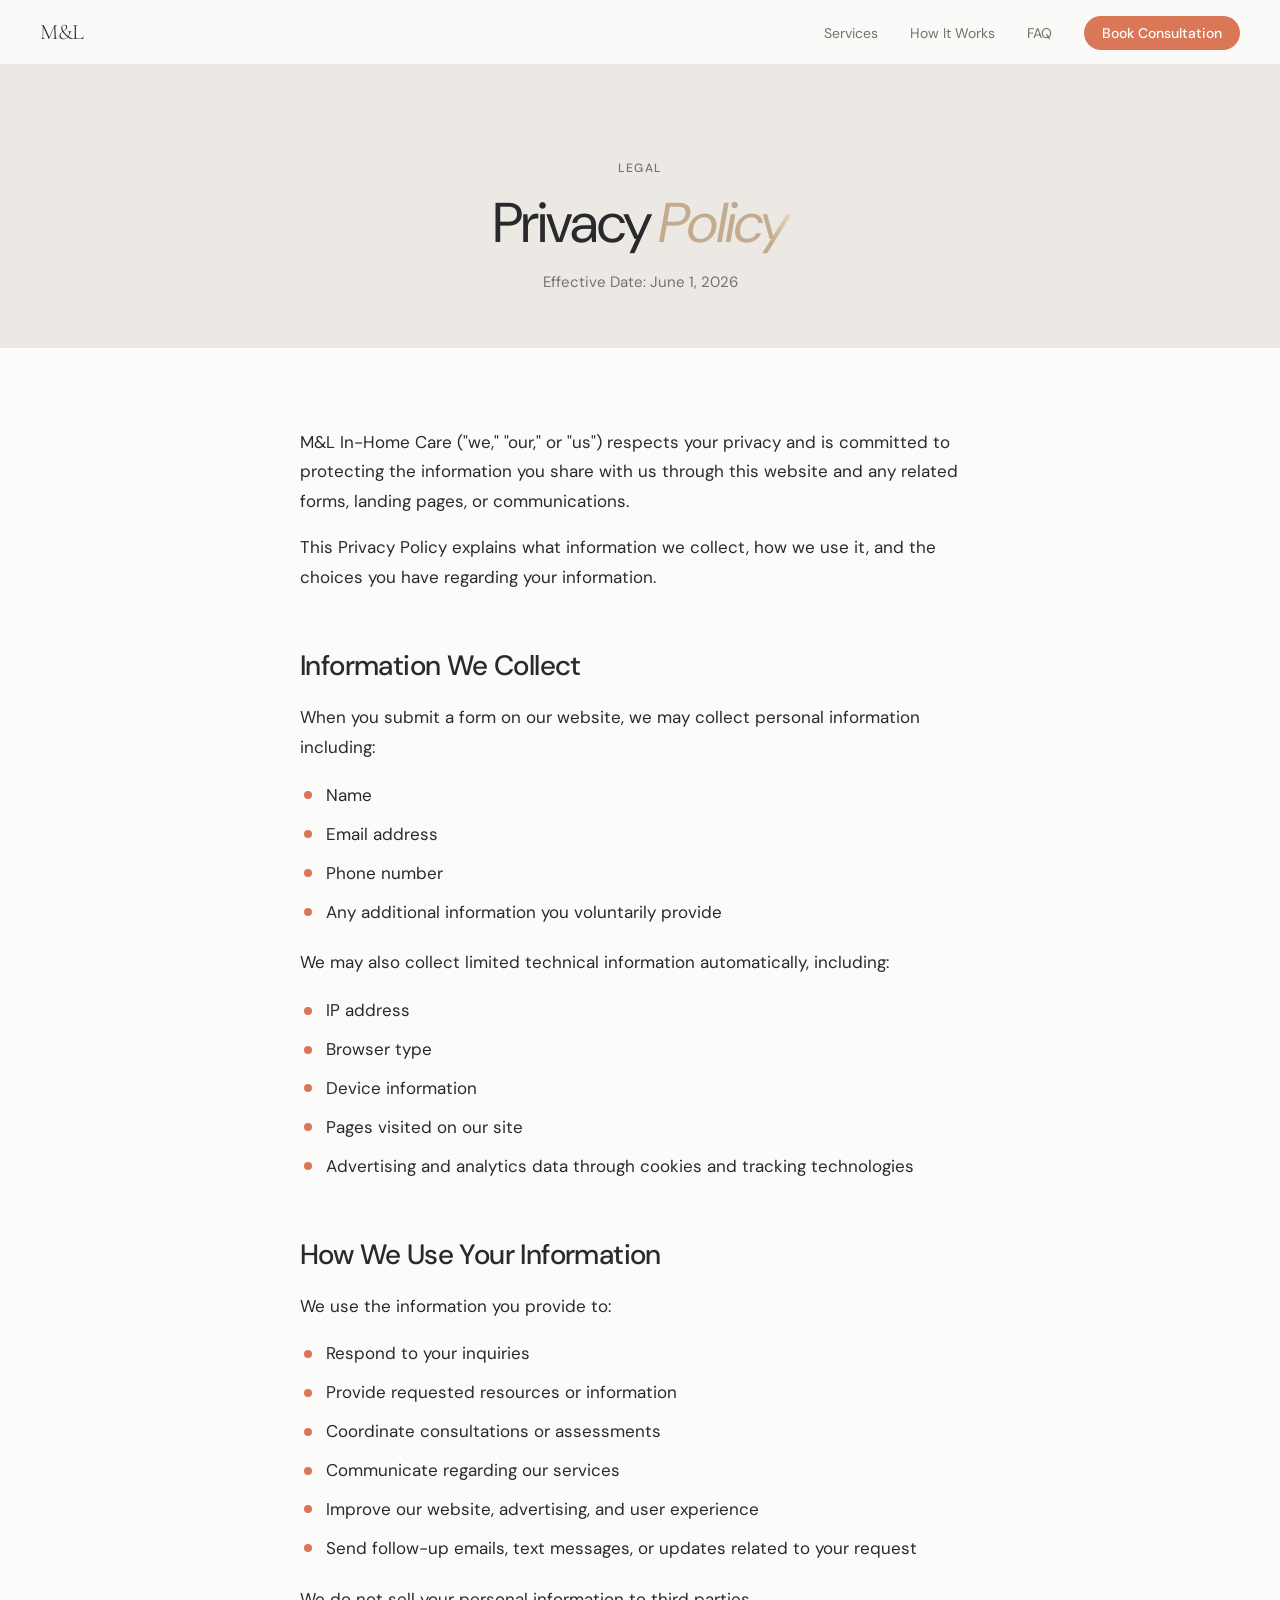
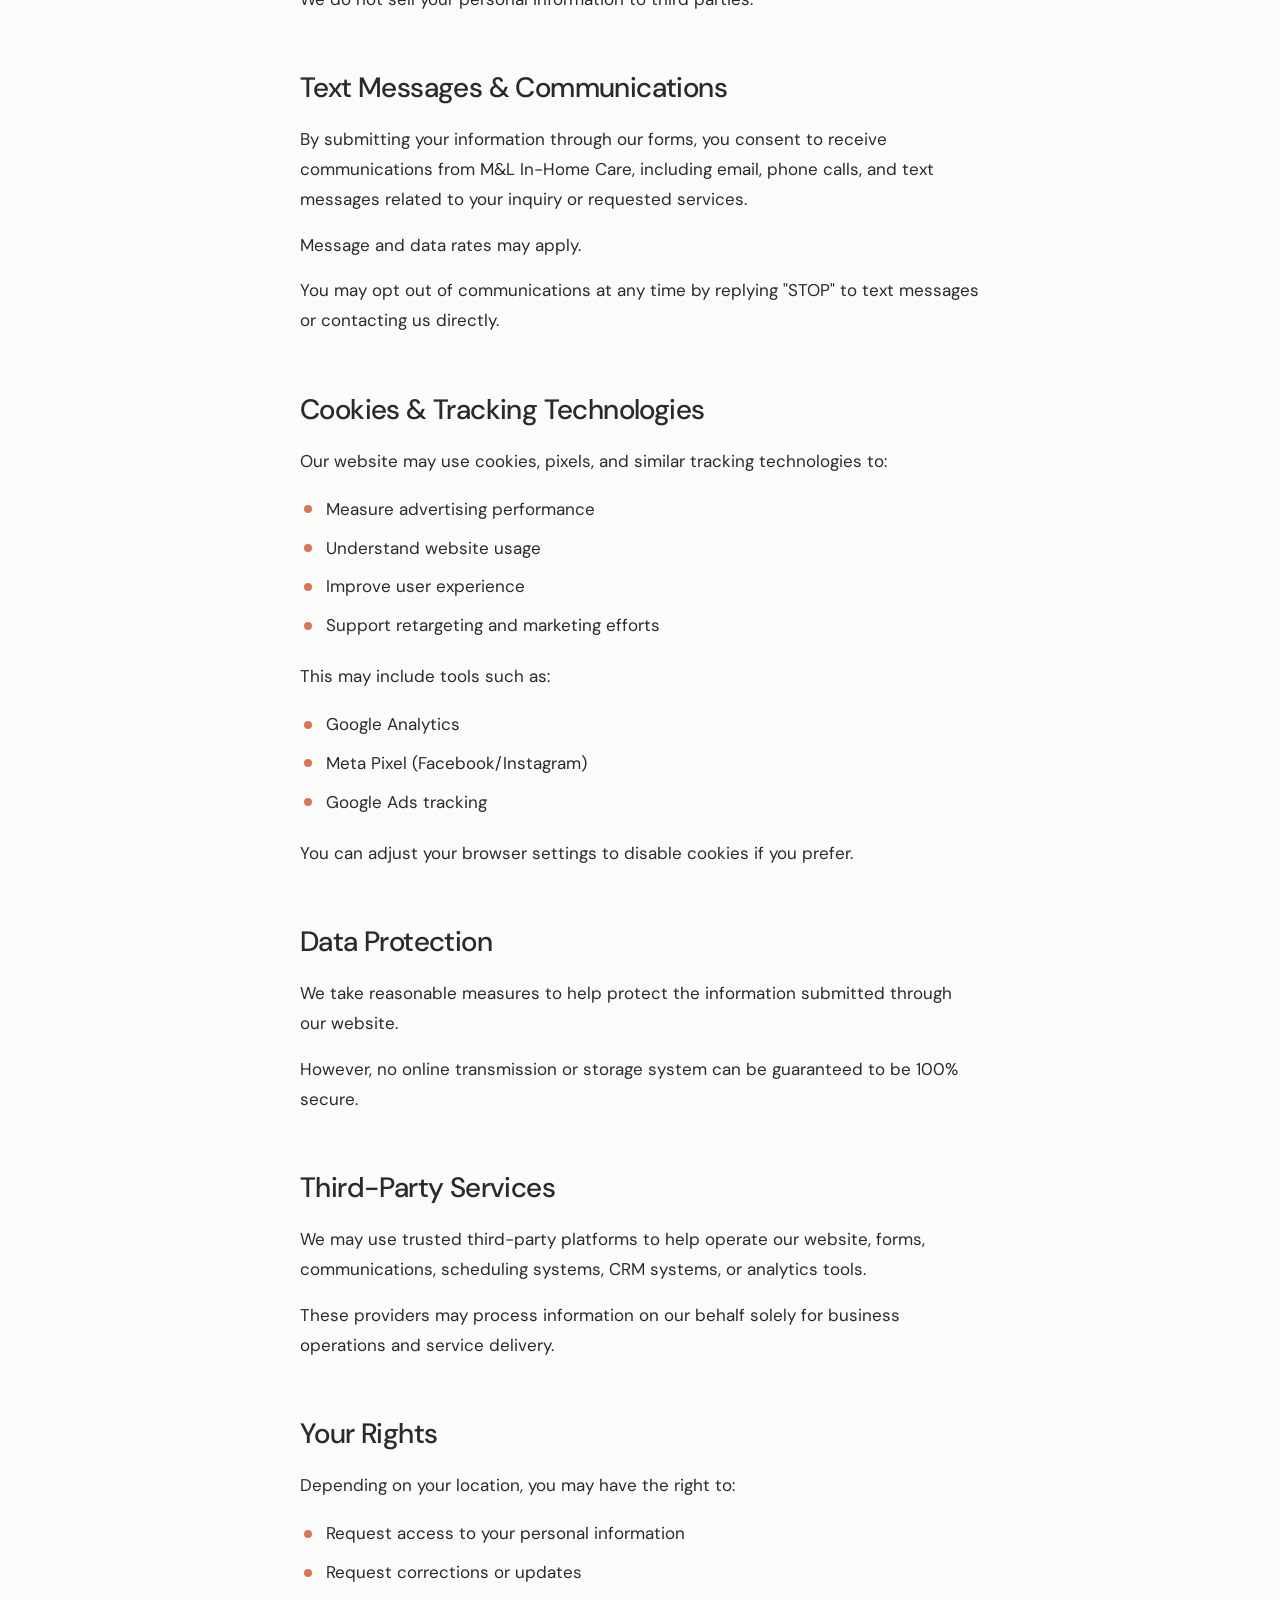
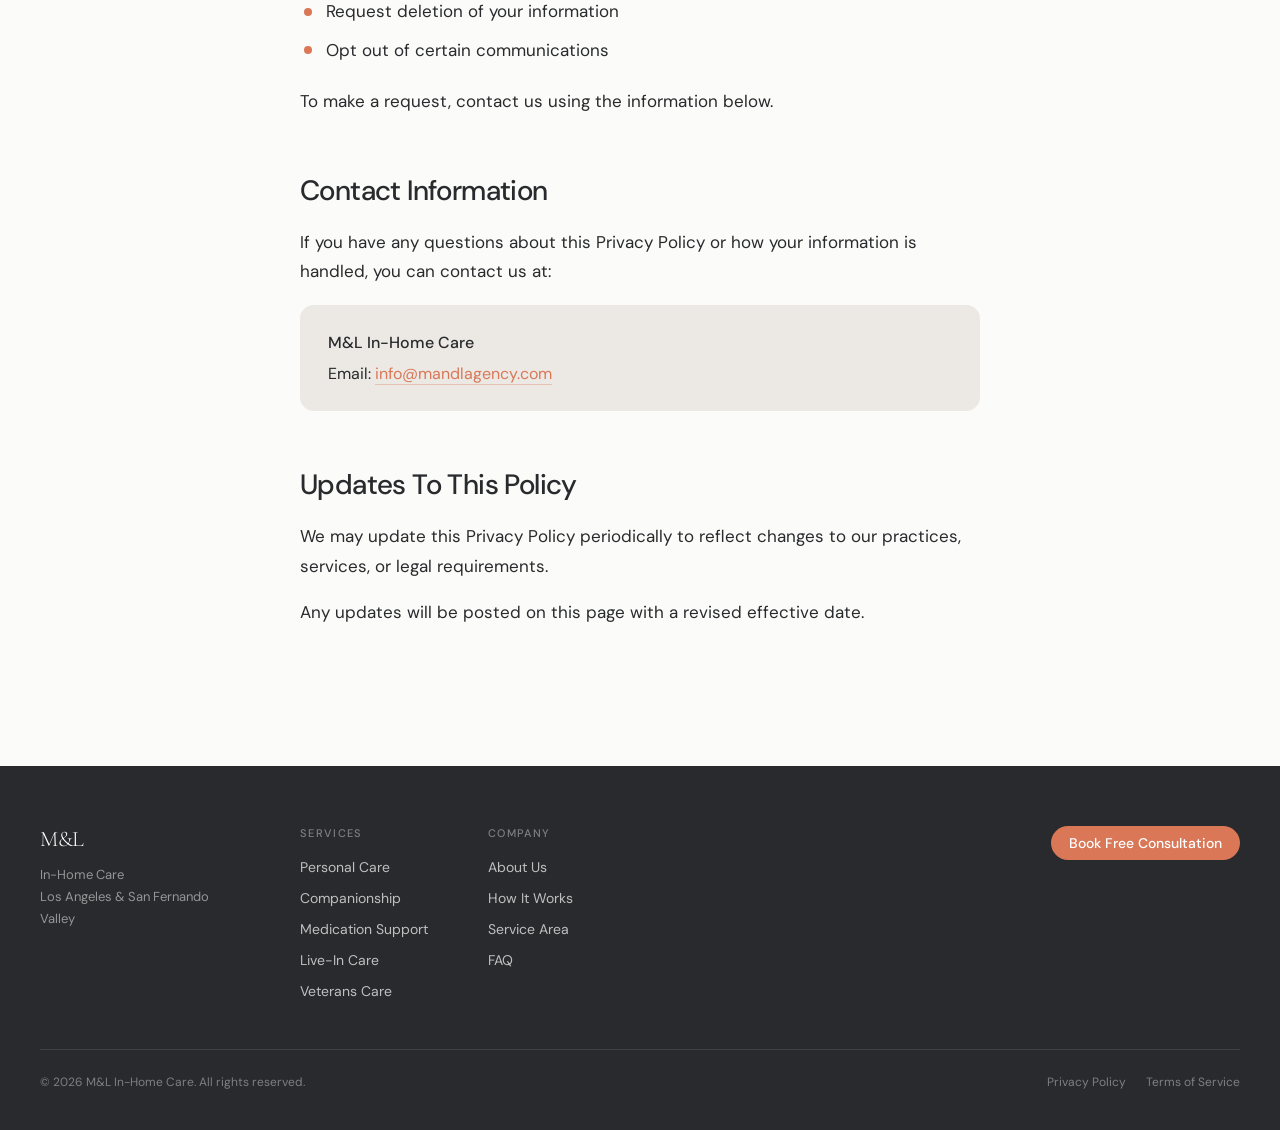
<file: privacy-policy.html>
<!DOCTYPE html>
<html lang="en">
<head>
<meta charset="UTF-8" />
<meta name="viewport" content="width=device-width, initial-scale=1.0" />
<title>Privacy Policy — M&L In-Home Care</title>
<meta name="description" content="How M&L In-Home Care collects, uses, and protects your personal information." />
<meta name="robots" content="index,follow" />

<link rel="preconnect" href="https://fonts.googleapis.com" />
<link rel="preconnect" href="https://fonts.gstatic.com" crossorigin />
<link href="https://fonts.googleapis.com/css2?family=Cormorant+Garamond:ital,wght@0,300;0,400;1,300;1,400&family=DM+Sans:ital,wght@0,300;0,400;0,500;1,300;1,400&display=swap" rel="stylesheet" />

<link rel="stylesheet" href="/styles/global.css">
<link rel="stylesheet" href="/styles/legal.css">

<!-- Meta Pixel Code -->
<script>
!function(f,b,e,v,n,t,s){if(f.fbq)return;n=f.fbq=function(){n.callMethod?n.callMethod.apply(n,arguments):n.queue.push(arguments)};if(!f._fbq)f._fbq=n;n.push=n;n.loaded=!0;n.version='2.0';n.queue=[];t=b.createElement(e);t.async=!0;t.src=v;s=b.getElementsByTagName(e)[0];s.parentNode.insertBefore(t,s)}(window, document,'script','https://connect.facebook.net/en_US/fbevents.js');
fbq('init', '2005074326763152');
fbq('track', 'PageView');
</script>
<noscript><img height="1" width="1" style="display:none" src="https://www.facebook.com/tr?id=2005074326763152&ev=PageView&noscript=1"/></noscript>
<!-- End Meta Pixel Code -->
</head>
<body>

<nav>
  <div class="nav-inner">
    <a href="/" class="nav-logo">M&amp;L</a>
    <ul class="nav-links">
      <li><a href="/#services">Services</a></li>
      <li><a href="/#process">How It Works</a></li>
      <li><a href="/#faq">FAQ</a></li>
      <li><a href="/#cta-final" class="nav-cta">Book Consultation</a></li>
    </ul>
  </div>
</nav>

<header class="legal-hero">
  <div class="container">
    <p class="legal-eyebrow">Legal</p>
    <h1 class="legal-title">Privacy <em>Policy</em></h1>
    <p class="legal-effective">Effective Date: June 1, 2026</p>
  </div>
</header>

<main class="legal-article">
  <div class="container">
    <p>M&amp;L In-Home Care ("we," "our," or "us") respects your privacy and is committed to protecting the information you share with us through this website and any related forms, landing pages, or communications.</p>
    <p>This Privacy Policy explains what information we collect, how we use it, and the choices you have regarding your information.</p>

    <h2 id="info-we-collect">Information We Collect</h2>
    <p>When you submit a form on our website, we may collect personal information including:</p>
    <ul>
      <li>Name</li>
      <li>Email address</li>
      <li>Phone number</li>
      <li>Any additional information you voluntarily provide</li>
    </ul>
    <p>We may also collect limited technical information automatically, including:</p>
    <ul>
      <li>IP address</li>
      <li>Browser type</li>
      <li>Device information</li>
      <li>Pages visited on our site</li>
      <li>Advertising and analytics data through cookies and tracking technologies</li>
    </ul>

    <h2 id="how-we-use">How We Use Your Information</h2>
    <p>We use the information you provide to:</p>
    <ul>
      <li>Respond to your inquiries</li>
      <li>Provide requested resources or information</li>
      <li>Coordinate consultations or assessments</li>
      <li>Communicate regarding our services</li>
      <li>Improve our website, advertising, and user experience</li>
      <li>Send follow-up emails, text messages, or updates related to your request</li>
    </ul>
    <p>We do not sell your personal information to third parties.</p>

    <h2 id="text-messages">Text Messages &amp; Communications</h2>
    <p>By submitting your information through our forms, you consent to receive communications from M&amp;L In-Home Care, including email, phone calls, and text messages related to your inquiry or requested services.</p>
    <p>Message and data rates may apply.</p>
    <p>You may opt out of communications at any time by replying "STOP" to text messages or contacting us directly.</p>

    <h2 id="cookies">Cookies &amp; Tracking Technologies</h2>
    <p>Our website may use cookies, pixels, and similar tracking technologies to:</p>
    <ul>
      <li>Measure advertising performance</li>
      <li>Understand website usage</li>
      <li>Improve user experience</li>
      <li>Support retargeting and marketing efforts</li>
    </ul>
    <p>This may include tools such as:</p>
    <ul>
      <li>Google Analytics</li>
      <li>Meta Pixel (Facebook/Instagram)</li>
      <li>Google Ads tracking</li>
    </ul>
    <p>You can adjust your browser settings to disable cookies if you prefer.</p>

    <h2 id="data-protection">Data Protection</h2>
    <p>We take reasonable measures to help protect the information submitted through our website.</p>
    <p>However, no online transmission or storage system can be guaranteed to be 100% secure.</p>

    <h2 id="third-party">Third-Party Services</h2>
    <p>We may use trusted third-party platforms to help operate our website, forms, communications, scheduling systems, CRM systems, or analytics tools.</p>
    <p>These providers may process information on our behalf solely for business operations and service delivery.</p>

    <h2 id="your-rights">Your Rights</h2>
    <p>Depending on your location, you may have the right to:</p>
    <ul>
      <li>Request access to your personal information</li>
      <li>Request corrections or updates</li>
      <li>Request deletion of your information</li>
      <li>Opt out of certain communications</li>
    </ul>
    <p>To make a request, contact us using the information below.</p>

    <h2 id="contact">Contact Information</h2>
    <p>If you have any questions about this Privacy Policy or how your information is handled, you can contact us at:</p>
    <div class="contact-block">
      <strong>M&amp;L In-Home Care</strong>
      Email: <a href="mailto:info@mandlagency.com">info@mandlagency.com</a>
    </div>

    <h2 id="updates">Updates To This Policy</h2>
    <p>We may update this Privacy Policy periodically to reflect changes to our practices, services, or legal requirements.</p>
    <p>Any updates will be posted on this page with a revised effective date.</p>
  </div>
</main>

<footer>
  <div class="container">
    <div class="footer-inner">
      <div>
        <div class="footer-logo">M&amp;L</div>
        <div style="font-size:13px; color:rgba(255,255,255,0.5); margin-top:12px; line-height:22px; max-width:200px;">
          In-Home Care<br/>Los Angeles &amp; San Fernando Valley
        </div>
      </div>
      <div class="footer-links">
        <div class="footer-col">
          <div class="footer-col-title">Services</div>
          <ul>
            <li><a href="/#services">Personal Care</a></li>
            <li><a href="/#services">Companionship</a></li>
            <li><a href="/#services">Medication Support</a></li>
            <li><a href="/#services">Live-In Care</a></li>
            <li><a href="/#services">Veterans Care</a></li>
          </ul>
        </div>
        <div class="footer-col">
          <div class="footer-col-title">Company</div>
          <ul>
            <li><a href="/#why">About Us</a></li>
            <li><a href="/#process">How It Works</a></li>
            <li><a href="/#local">Service Area</a></li>
            <li><a href="/#faq">FAQ</a></li>
          </ul>
        </div>
      </div>
      <div class="footer-contact">
        <a href="/#cta-final" class="nav-cta">Book Free Consultation</a>
      </div>
    </div>
    <div class="footer-bottom">
      <p class="footer-copy">© 2026 M&amp;L In-Home Care. All rights reserved.</p>
      <div class="footer-legal-links">
        <a href="/privacy-policy">Privacy Policy</a>
        <a href="/terms-of-service">Terms of Service</a>
      </div>
    </div>
  </div>
</footer>

</body>
</html>
</file>
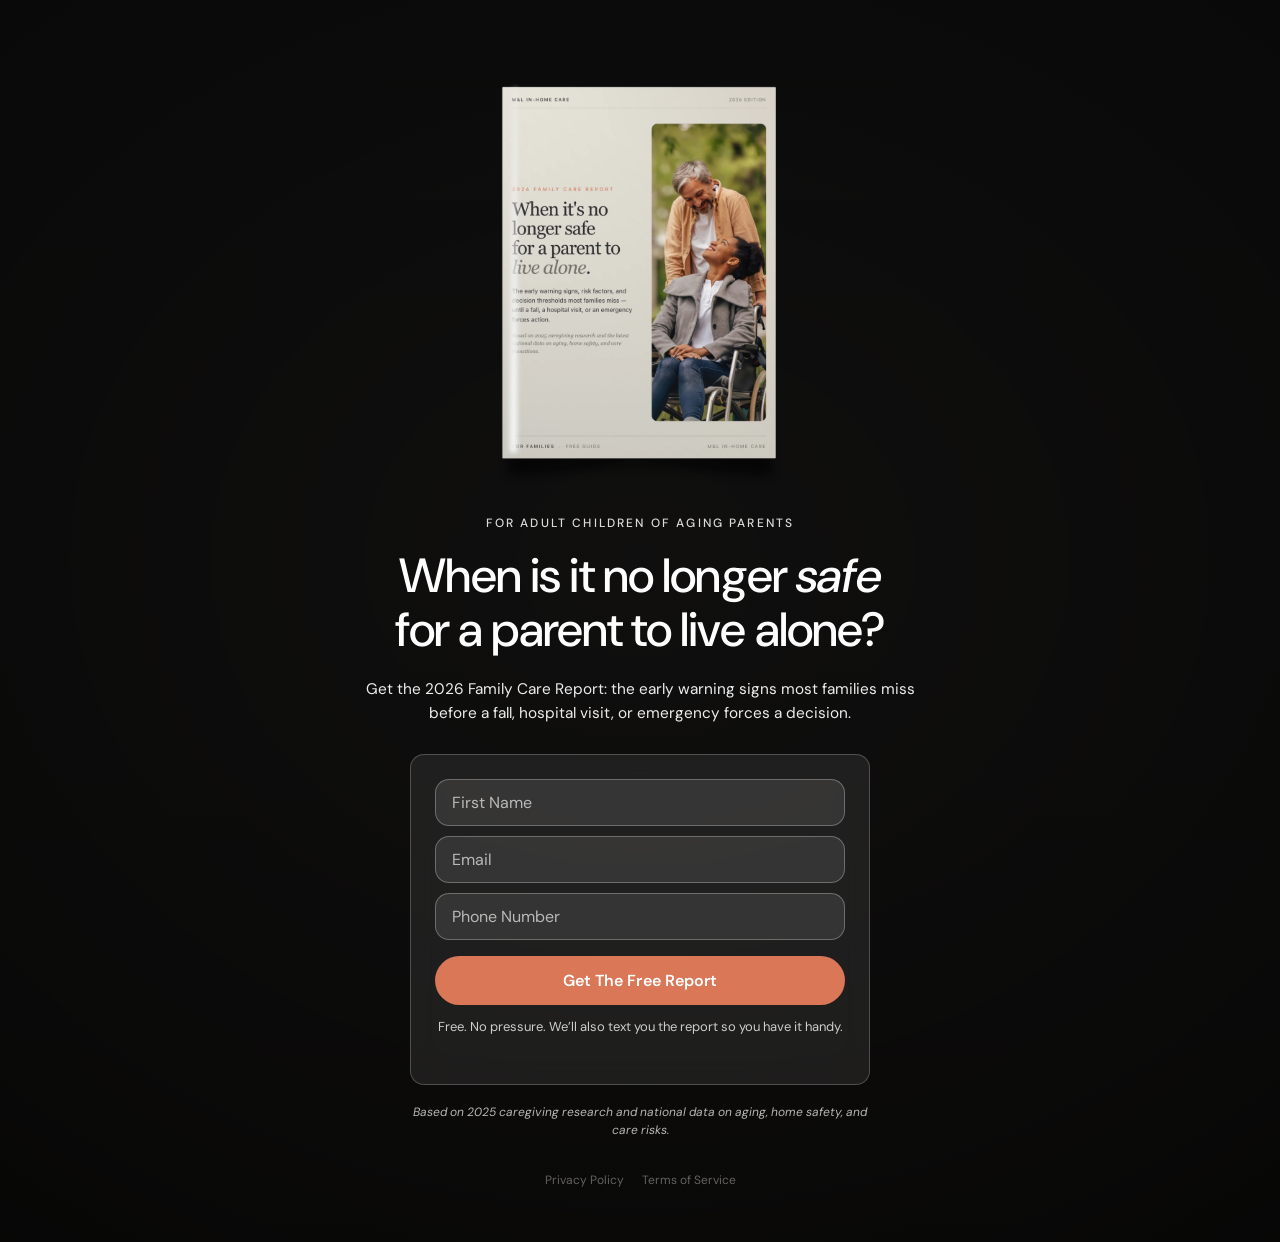
<file: report.html>
<!DOCTYPE html>
<html lang="en">
<head>
  <meta charset="UTF-8" />
  <meta name="viewport" content="width=device-width, initial-scale=1, viewport-fit=cover" />
  <title>2026 Family Care Report | M&amp;L In-Home Care</title>
  <meta name="description" content="Get the 2026 Family Care Report: the early warning signs most families miss before a fall, hospital visit, or emergency forces a decision." />
  <meta name="theme-color" content="#1a1a1c" />

  <link rel="preconnect" href="https://fonts.googleapis.com" />
  <link rel="preconnect" href="https://fonts.gstatic.com" crossorigin />
  <link href="https://fonts.googleapis.com/css2?family=DM+Sans:ital,opsz,wght@0,9..40,400;0,9..40,500;0,9..40,600;1,9..40,400;1,9..40,500&family=Fraunces:ital,opsz,wght@0,9..144,300;0,9..144,400;1,9..144,300;1,9..144,400&family=Inter:wght@400;500;600&display=swap" rel="stylesheet" />

  <link rel="stylesheet" href="/styles/global.css">
  <link rel="stylesheet" href="/styles/opt-in.css">

  <!-- Meta Pixel Code -->
  <script>
  !function(f,b,e,v,n,t,s){if(f.fbq)return;n=f.fbq=function(){n.callMethod?n.callMethod.apply(n,arguments):n.queue.push(arguments)};if(!f._fbq)f._fbq=n;n.push=n;n.loaded=!0;n.version='2.0';n.queue=[];t=b.createElement(e);t.async=!0;t.src=v;s=b.getElementsByTagName(e)[0];s.parentNode.insertBefore(t,s)}(window, document,'script','https://connect.facebook.net/en_US/fbevents.js');
  fbq('init', '2005074326763152');
  fbq('track', 'PageView');
  fbq('track', 'ViewContent', {
    content_name: 'Family Care Report Opt-In',
    content_category: 'Lead Magnet'
  });
  </script>
  <noscript><img height="1" width="1" style="display:none" src="https://www.facebook.com/tr?id=2005074326763152&ev=PageView&noscript=1"/></noscript>
  <!-- End Meta Pixel Code -->
</head>
<body>
  <main class="hero">
    <video
      class="hero-video"
      autoplay
      muted
      loop
      playsinline
      preload="auto"
      poster="https://res.cloudinary.com/dtjzevblt/video/upload/so_1,w_1600,q_auto,f_jpg/v1778696623/WhatHappensNext_cdexz8.jpg"
      aria-hidden="true"
    >
      <source src="https://res.cloudinary.com/dtjzevblt/video/upload/q_auto,f_auto/v1778696623/WhatHappensNext_cdexz8.mp4" type="video/mp4" />
    </video>
    <div class="hero-overlay" aria-hidden="true"></div>

    <div class="container">
      <img
        class="report-cover"
        src="/images/M&L-Report-Cover_Web.webp"
        alt="2026 Family Care Report cover"
        width="288"
        loading="eager"
        fetchpriority="high"
      />

      <p class="eyebrow">For Adult Children Of Aging Parents</p>

      <h1 class="headline">
        When is it no longer <em>safe</em> for a parent to live alone?
      </h1>

      <p class="subhead">
        Get the 2026 Family Care Report: the early warning signs most families miss before a fall, hospital visit, or emergency forces a decision.
      </p>

      <div class="form-card">
        <form id="optin-form" novalidate aria-labelledby="form-heading">
          <h2 id="form-heading" class="visually-hidden">Request the 2026 Family Care Report</h2>

          <div class="form-field">
            <label for="firstName" class="visually-hidden">First name</label>
            <input
              class="input"
              type="text"
              id="firstName"
              name="firstName"
              placeholder="First Name"
              autocomplete="given-name"
              required
              aria-required="true"
            />
          </div>

          <div class="form-field">
            <label for="email" class="visually-hidden">Email address</label>
            <input
              class="input"
              type="email"
              id="email"
              name="email"
              placeholder="Email"
              autocomplete="email"
              inputmode="email"
              required
              aria-required="true"
            />
          </div>

          <div class="form-field">
            <label for="phone" class="visually-hidden">Phone number</label>
            <input
              class="input"
              type="tel"
              id="phone"
              name="phone"
              placeholder="Phone Number"
              autocomplete="tel"
              inputmode="tel"
              required
              aria-required="true"
            />
          </div>

          <button class="submit" type="submit">
            <span class="submit__label">Get The Free Report</span>
            <span class="submit__arrow" aria-hidden="true">&rarr;</span>
          </button>

          <p class="microcopy">Free. No pressure. We&rsquo;ll also text you the report so you have it handy.</p>
          <p class="field-error" id="form-error" role="alert" aria-live="polite"></p>
        </form>
      </div>

      <p class="credibility">
        Based on 2025 caregiving research and national data on aging, home safety, and care risks.
      </p>
      <div class="legal-mini" style="margin-top:32px; display:flex; gap:18px; justify-content:center; font-size:12px;">
        <a href="/privacy-policy" style="color:rgba(115,114,108,0.85); text-decoration:none;">Privacy Policy</a>
        <a href="/terms-of-service" style="color:rgba(115,114,108,0.85); text-decoration:none;">Terms of Service</a>
      </div>
    </div>
  </main>

  <script>
    (function () {
      const form = document.getElementById('optin-form');
      const card = document.querySelector('.form-card');
      const errorEl = document.getElementById('form-error');

      const isValidEmail = (s) => /^[^\s@]+@[^\s@]+\.[^\s@]+$/.test(s);
      const isValidPhone = (s) => s.replace(/\D/g, '').length >= 7;

      // Touch devices: activate form on tap (since :hover doesn't apply)
      if (window.matchMedia('(hover: none)').matches) {
        document.addEventListener('pointerdown', (e) => {
          if (card.contains(e.target)) {
            card.classList.add('is-tapped');
          } else {
            card.classList.remove('is-tapped');
          }
        }, { passive: true });
      }

      const WEBHOOK_URL = 'https://services.leadconnectorhq.com/hooks/Z5ogVfjx3loMkiXrfnTJ/webhook-trigger/19413add-28f9-49b7-9bbe-afcf115fec34';
      const submitBtn = form.querySelector('button[type="submit"]');
      const submitLabel = submitBtn ? submitBtn.querySelector('.submit__label') : null;
      const originalLabelText = submitLabel ? submitLabel.textContent : 'Get The Free Report';

      form.addEventListener('submit', async (e) => {
        e.preventDefault();
        errorEl.textContent = '';

        const data = {
          firstName: form.firstName.value.trim(),
          email: form.email.value.trim(),
          phone: form.phone.value.trim(),
        };

        if (!data.firstName) {
          errorEl.textContent = 'Please enter your first name.';
          form.firstName.focus();
          return;
        }
        if (!isValidEmail(data.email)) {
          errorEl.textContent = 'Please enter a valid email address.';
          form.email.focus();
          return;
        }
        if (!isValidPhone(data.phone)) {
          errorEl.textContent = 'Please enter a valid phone number.';
          form.phone.focus();
          return;
        }

        // Loading state — prevent double-submit
        submitBtn.disabled = true;
        if (submitLabel) submitLabel.textContent = 'Sending…';

        try {
          const response = await fetch(WEBHOOK_URL, {
            method: 'POST',
            headers: { 'Content-Type': 'application/json' },
            body: JSON.stringify(data),
          });
          if (!response.ok) throw new Error('Webhook returned status ' + response.status);

          // Success — show the confirmation card, then redirect to /thank-you
          card.classList.add('is-success');
          card.classList.remove('is-tapped');
          card.innerHTML = [
            '<div class="success" role="status" aria-live="polite">',
              '<div class="success__icon" aria-hidden="true">',
                '<svg width="22" height="22" viewBox="0 0 24 24" fill="none" stroke="currentColor" stroke-width="2.5" stroke-linecap="round" stroke-linejoin="round"><polyline points="20 6 9 17 4 12"></polyline></svg>',
              '</div>',
              '<p class="success__title">Check your email.</p>',
              '<p class="success__body">Your 2026 Family Care Report is on the way. We&rsquo;ll text you a copy too so you have it handy.</p>',
            '</div>'
          ].join('');
          setTimeout(() => { window.location.href = '/thank-you'; }, 1500);

        } catch (err) {
          console.error('Opt-in submission failed:', err);
          errorEl.textContent = 'Something went wrong sending your details. Please try again in a moment.';
          submitBtn.disabled = false;
          if (submitLabel) submitLabel.textContent = originalLabelText;
        }
      });
    })();
  </script>
</body>
</html>
</file>
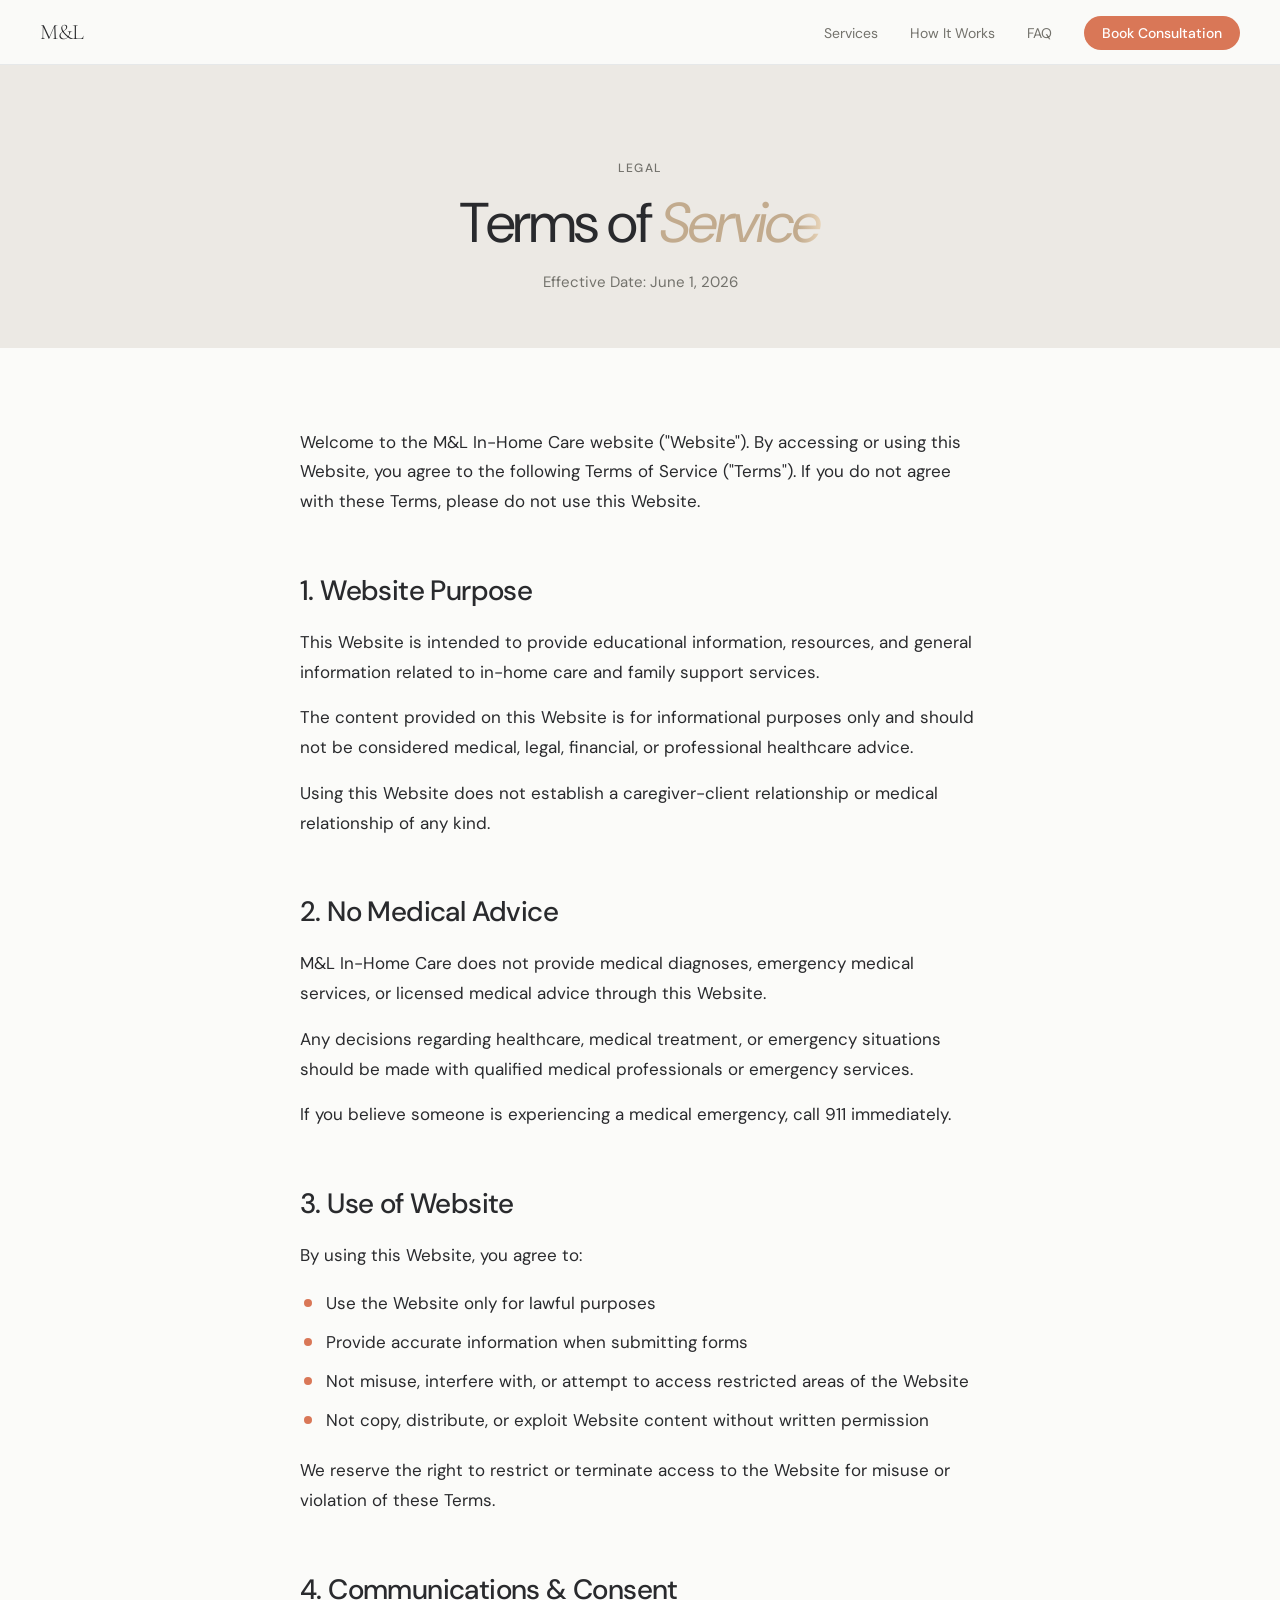
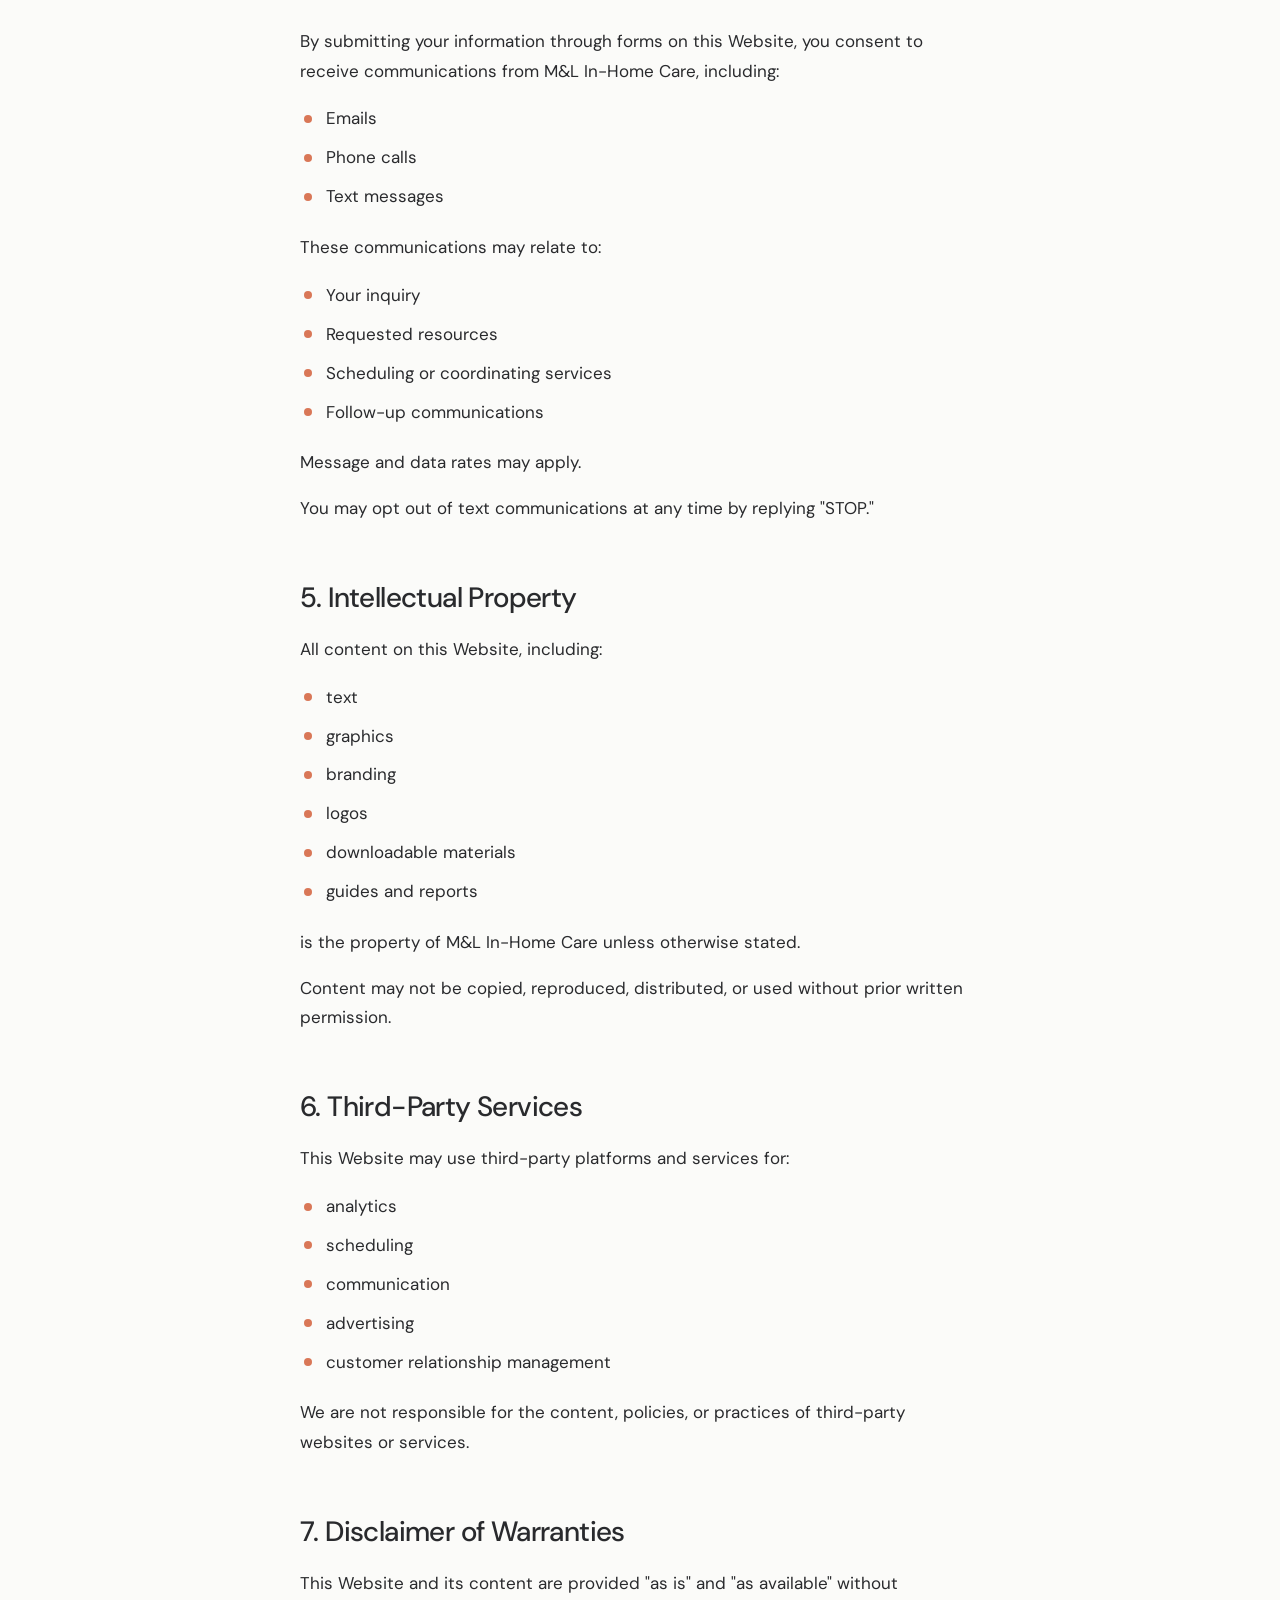
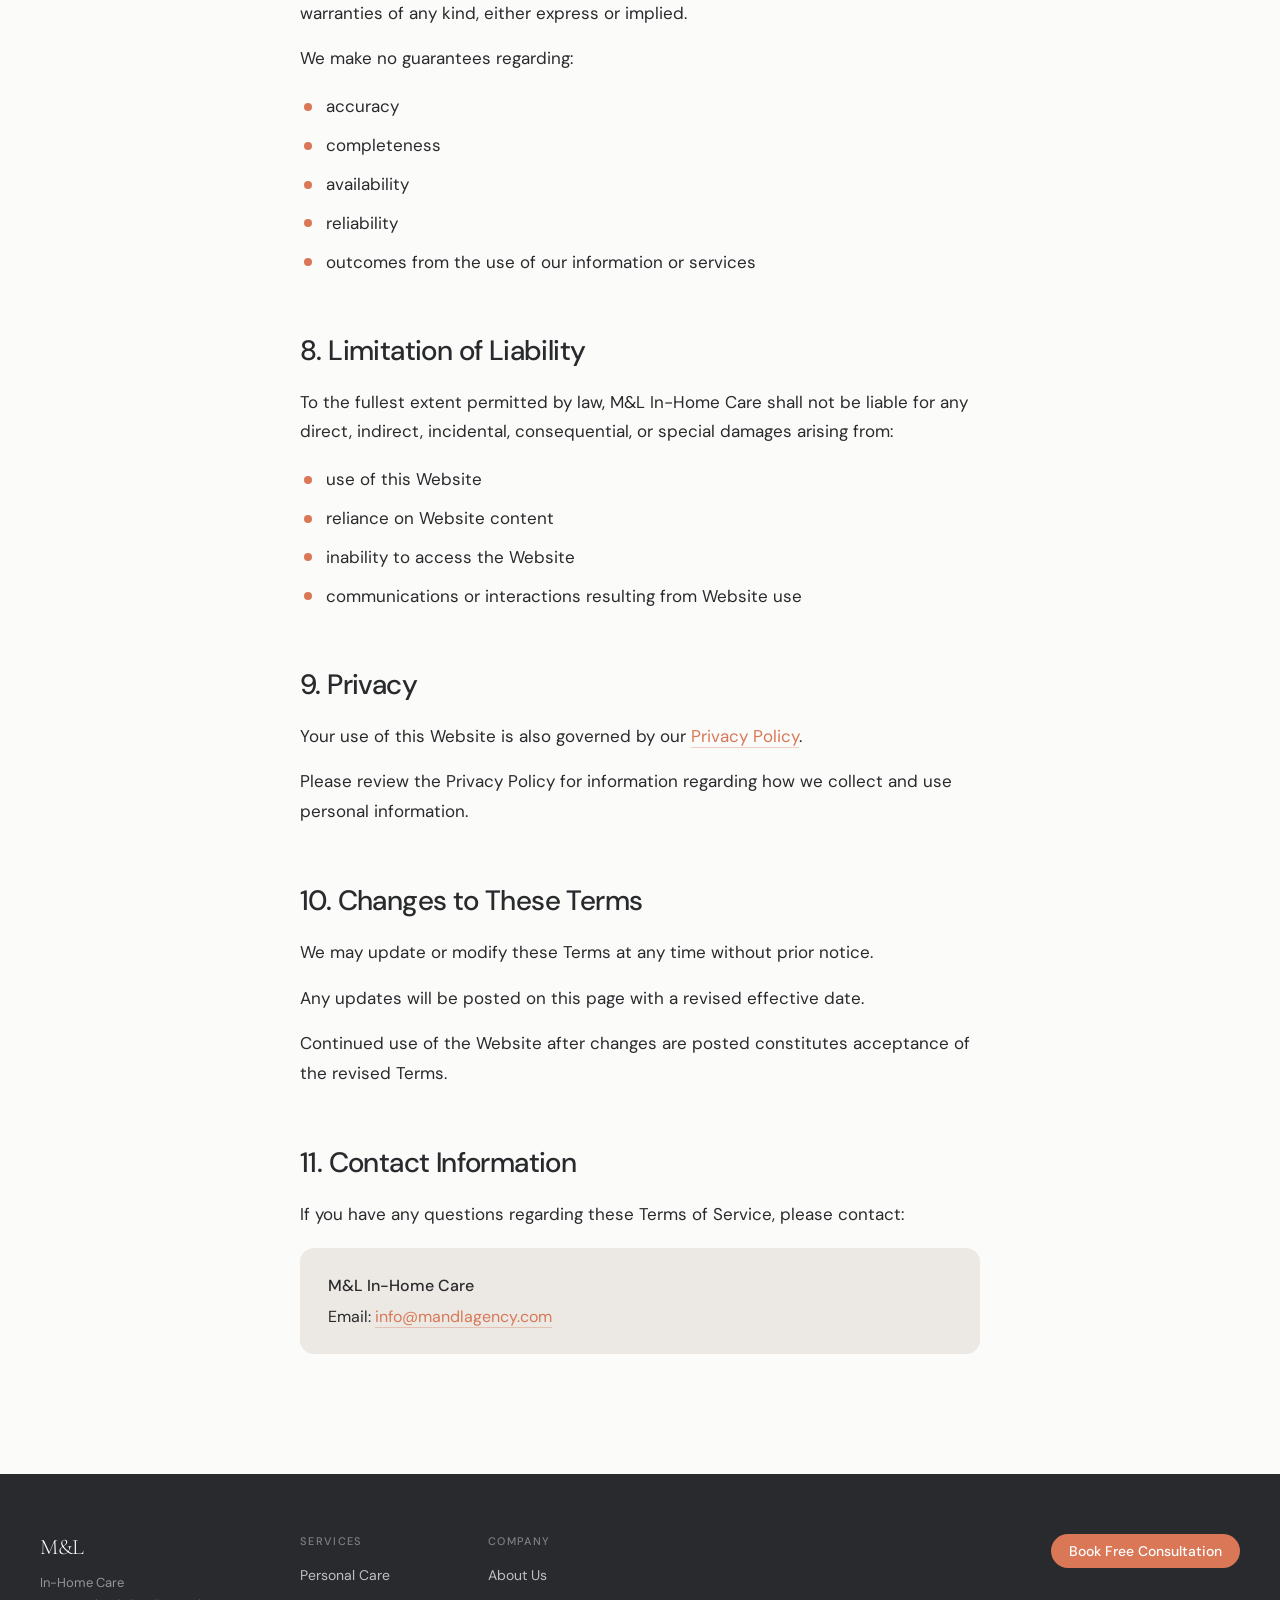
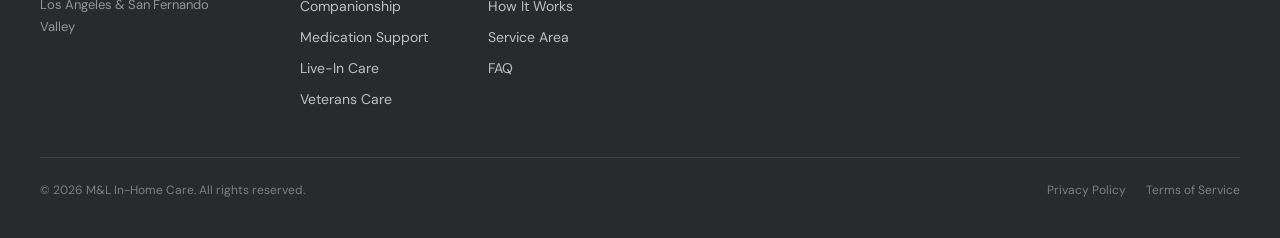
<file: terms-of-service.html>
<!DOCTYPE html>
<html lang="en">
<head>
<meta charset="UTF-8" />
<meta name="viewport" content="width=device-width, initial-scale=1.0" />
<title>Terms of Service — M&L In-Home Care</title>
<meta name="description" content="The terms governing your use of the M&L In-Home Care website." />
<meta name="robots" content="index,follow" />

<link rel="preconnect" href="https://fonts.googleapis.com" />
<link rel="preconnect" href="https://fonts.gstatic.com" crossorigin />
<link href="https://fonts.googleapis.com/css2?family=Cormorant+Garamond:ital,wght@0,300;0,400;1,300;1,400&family=DM+Sans:ital,wght@0,300;0,400;0,500;1,300;1,400&display=swap" rel="stylesheet" />

<link rel="stylesheet" href="/styles/global.css">
<link rel="stylesheet" href="/styles/legal.css">

<!-- Meta Pixel Code -->
<script>
!function(f,b,e,v,n,t,s){if(f.fbq)return;n=f.fbq=function(){n.callMethod?n.callMethod.apply(n,arguments):n.queue.push(arguments)};if(!f._fbq)f._fbq=n;n.push=n;n.loaded=!0;n.version='2.0';n.queue=[];t=b.createElement(e);t.async=!0;t.src=v;s=b.getElementsByTagName(e)[0];s.parentNode.insertBefore(t,s)}(window, document,'script','https://connect.facebook.net/en_US/fbevents.js');
fbq('init', '2005074326763152');
fbq('track', 'PageView');
</script>
<noscript><img height="1" width="1" style="display:none" src="https://www.facebook.com/tr?id=2005074326763152&ev=PageView&noscript=1"/></noscript>
<!-- End Meta Pixel Code -->
</head>
<body>

<nav>
  <div class="nav-inner">
    <a href="/" class="nav-logo">M&amp;L</a>
    <ul class="nav-links">
      <li><a href="/#services">Services</a></li>
      <li><a href="/#process">How It Works</a></li>
      <li><a href="/#faq">FAQ</a></li>
      <li><a href="/#cta-final" class="nav-cta">Book Consultation</a></li>
    </ul>
  </div>
</nav>

<header class="legal-hero">
  <div class="container">
    <p class="legal-eyebrow">Legal</p>
    <h1 class="legal-title">Terms of <em>Service</em></h1>
    <p class="legal-effective">Effective Date: June 1, 2026</p>
  </div>
</header>

<main class="legal-article">
  <div class="container">
    <p>Welcome to the M&amp;L In-Home Care website ("Website"). By accessing or using this Website, you agree to the following Terms of Service ("Terms"). If you do not agree with these Terms, please do not use this Website.</p>

    <h2 id="purpose">1. Website Purpose</h2>
    <p>This Website is intended to provide educational information, resources, and general information related to in-home care and family support services.</p>
    <p>The content provided on this Website is for informational purposes only and should not be considered medical, legal, financial, or professional healthcare advice.</p>
    <p>Using this Website does not establish a caregiver-client relationship or medical relationship of any kind.</p>

    <h2 id="no-medical-advice">2. No Medical Advice</h2>
    <p>M&amp;L In-Home Care does not provide medical diagnoses, emergency medical services, or licensed medical advice through this Website.</p>
    <p>Any decisions regarding healthcare, medical treatment, or emergency situations should be made with qualified medical professionals or emergency services.</p>
    <p>If you believe someone is experiencing a medical emergency, call 911 immediately.</p>

    <h2 id="use-of-website">3. Use of Website</h2>
    <p>By using this Website, you agree to:</p>
    <ul>
      <li>Use the Website only for lawful purposes</li>
      <li>Provide accurate information when submitting forms</li>
      <li>Not misuse, interfere with, or attempt to access restricted areas of the Website</li>
      <li>Not copy, distribute, or exploit Website content without written permission</li>
    </ul>
    <p>We reserve the right to restrict or terminate access to the Website for misuse or violation of these Terms.</p>

    <h2 id="communications">4. Communications &amp; Consent</h2>
    <p>By submitting your information through forms on this Website, you consent to receive communications from M&amp;L In-Home Care, including:</p>
    <ul>
      <li>Emails</li>
      <li>Phone calls</li>
      <li>Text messages</li>
    </ul>
    <p>These communications may relate to:</p>
    <ul>
      <li>Your inquiry</li>
      <li>Requested resources</li>
      <li>Scheduling or coordinating services</li>
      <li>Follow-up communications</li>
    </ul>
    <p>Message and data rates may apply.</p>
    <p>You may opt out of text communications at any time by replying "STOP."</p>

    <h2 id="ip">5. Intellectual Property</h2>
    <p>All content on this Website, including:</p>
    <ul>
      <li>text</li>
      <li>graphics</li>
      <li>branding</li>
      <li>logos</li>
      <li>downloadable materials</li>
      <li>guides and reports</li>
    </ul>
    <p>is the property of M&amp;L In-Home Care unless otherwise stated.</p>
    <p>Content may not be copied, reproduced, distributed, or used without prior written permission.</p>

    <h2 id="third-party">6. Third-Party Services</h2>
    <p>This Website may use third-party platforms and services for:</p>
    <ul>
      <li>analytics</li>
      <li>scheduling</li>
      <li>communication</li>
      <li>advertising</li>
      <li>customer relationship management</li>
    </ul>
    <p>We are not responsible for the content, policies, or practices of third-party websites or services.</p>

    <h2 id="disclaimer">7. Disclaimer of Warranties</h2>
    <p>This Website and its content are provided "as is" and "as available" without warranties of any kind, either express or implied.</p>
    <p>We make no guarantees regarding:</p>
    <ul>
      <li>accuracy</li>
      <li>completeness</li>
      <li>availability</li>
      <li>reliability</li>
      <li>outcomes from the use of our information or services</li>
    </ul>

    <h2 id="liability">8. Limitation of Liability</h2>
    <p>To the fullest extent permitted by law, M&amp;L In-Home Care shall not be liable for any direct, indirect, incidental, consequential, or special damages arising from:</p>
    <ul>
      <li>use of this Website</li>
      <li>reliance on Website content</li>
      <li>inability to access the Website</li>
      <li>communications or interactions resulting from Website use</li>
    </ul>

    <h2 id="privacy">9. Privacy</h2>
    <p>Your use of this Website is also governed by our <a href="/privacy-policy">Privacy Policy</a>.</p>
    <p>Please review the Privacy Policy for information regarding how we collect and use personal information.</p>

    <h2 id="changes">10. Changes to These Terms</h2>
    <p>We may update or modify these Terms at any time without prior notice.</p>
    <p>Any updates will be posted on this page with a revised effective date.</p>
    <p>Continued use of the Website after changes are posted constitutes acceptance of the revised Terms.</p>

    <h2 id="contact">11. Contact Information</h2>
    <p>If you have any questions regarding these Terms of Service, please contact:</p>
    <div class="contact-block">
      <strong>M&amp;L In-Home Care</strong>
      Email: <a href="mailto:info@mandlagency.com">info@mandlagency.com</a>
    </div>
  </div>
</main>

<footer>
  <div class="container">
    <div class="footer-inner">
      <div>
        <div class="footer-logo">M&amp;L</div>
        <div style="font-size:13px; color:rgba(255,255,255,0.5); margin-top:12px; line-height:22px; max-width:200px;">
          In-Home Care<br/>Los Angeles &amp; San Fernando Valley
        </div>
      </div>
      <div class="footer-links">
        <div class="footer-col">
          <div class="footer-col-title">Services</div>
          <ul>
            <li><a href="/#services">Personal Care</a></li>
            <li><a href="/#services">Companionship</a></li>
            <li><a href="/#services">Medication Support</a></li>
            <li><a href="/#services">Live-In Care</a></li>
            <li><a href="/#services">Veterans Care</a></li>
          </ul>
        </div>
        <div class="footer-col">
          <div class="footer-col-title">Company</div>
          <ul>
            <li><a href="/#why">About Us</a></li>
            <li><a href="/#process">How It Works</a></li>
            <li><a href="/#local">Service Area</a></li>
            <li><a href="/#faq">FAQ</a></li>
          </ul>
        </div>
      </div>
      <div class="footer-contact">
        <a href="/#cta-final" class="nav-cta">Book Free Consultation</a>
      </div>
    </div>
    <div class="footer-bottom">
      <p class="footer-copy">© 2026 M&amp;L In-Home Care. All rights reserved.</p>
      <div class="footer-legal-links">
        <a href="/privacy-policy">Privacy Policy</a>
        <a href="/terms-of-service">Terms of Service</a>
      </div>
    </div>
  </div>
</footer>

</body>
</html>
</file>
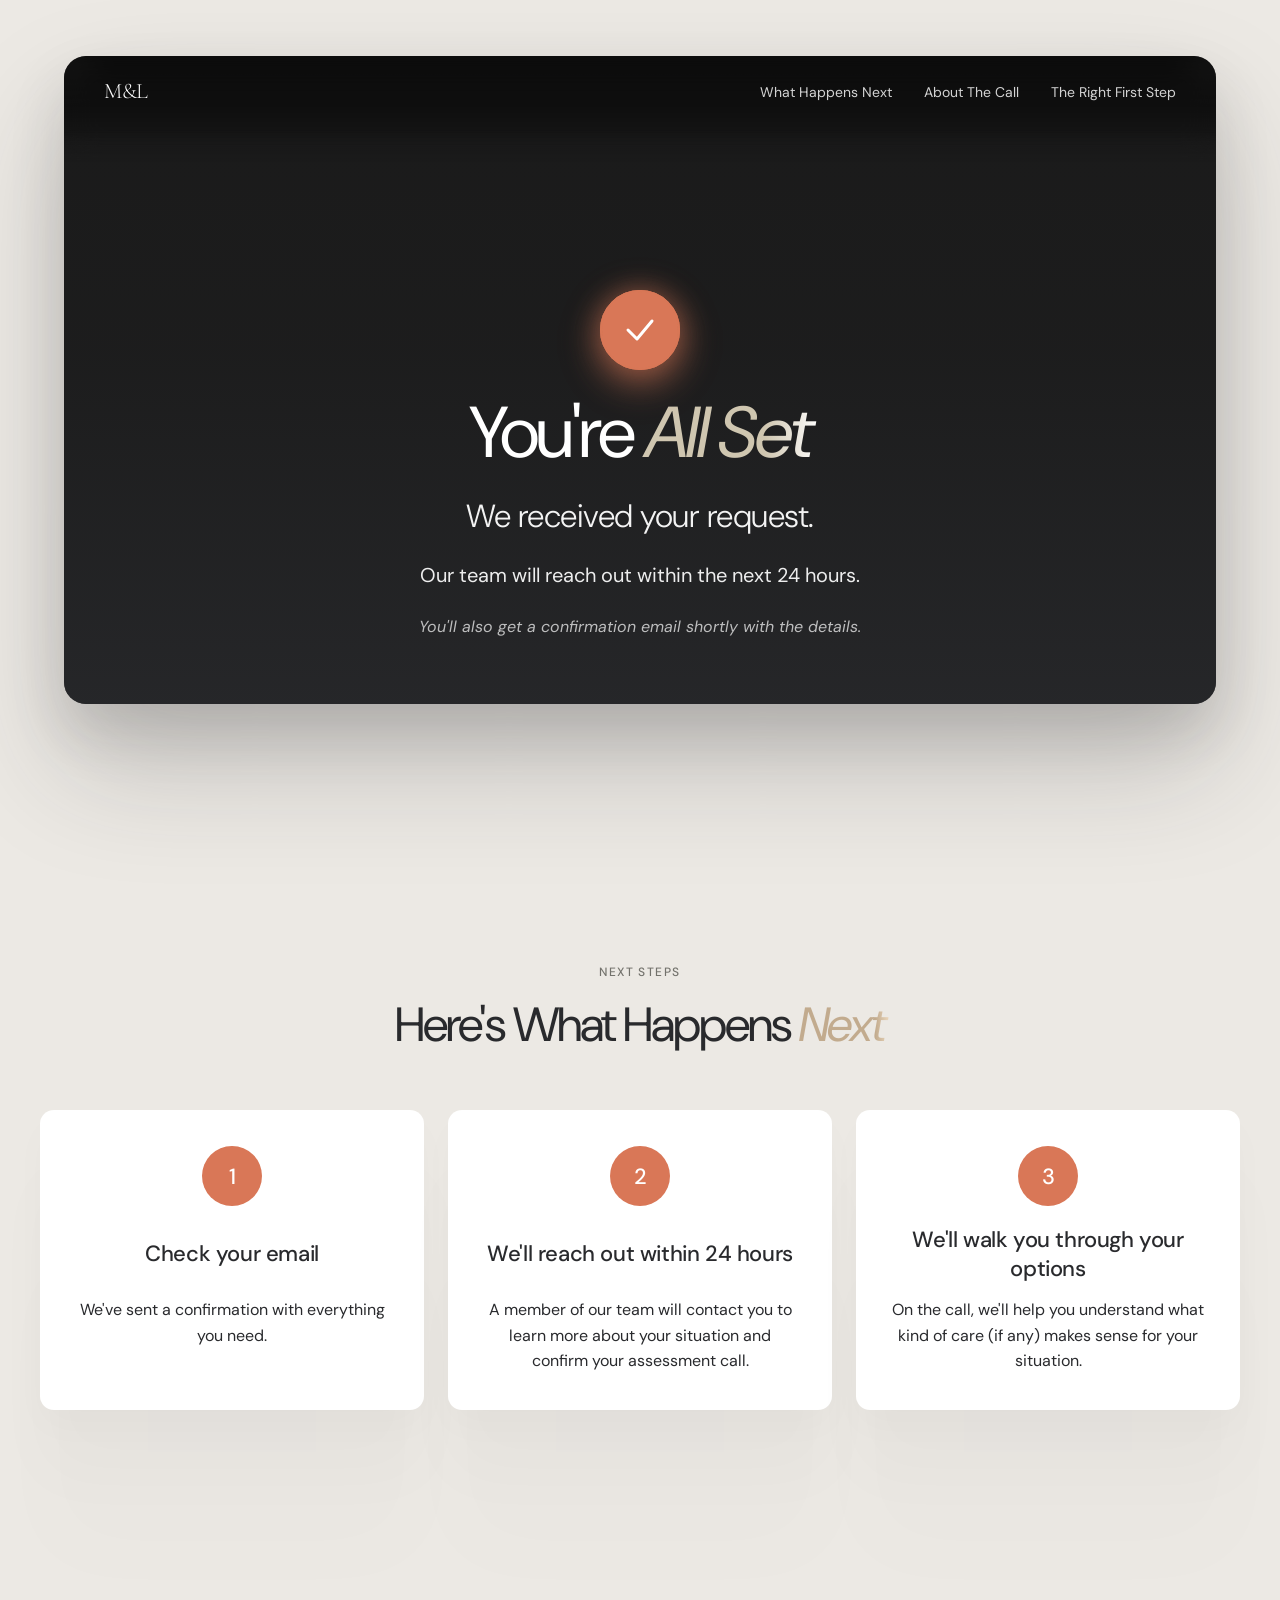
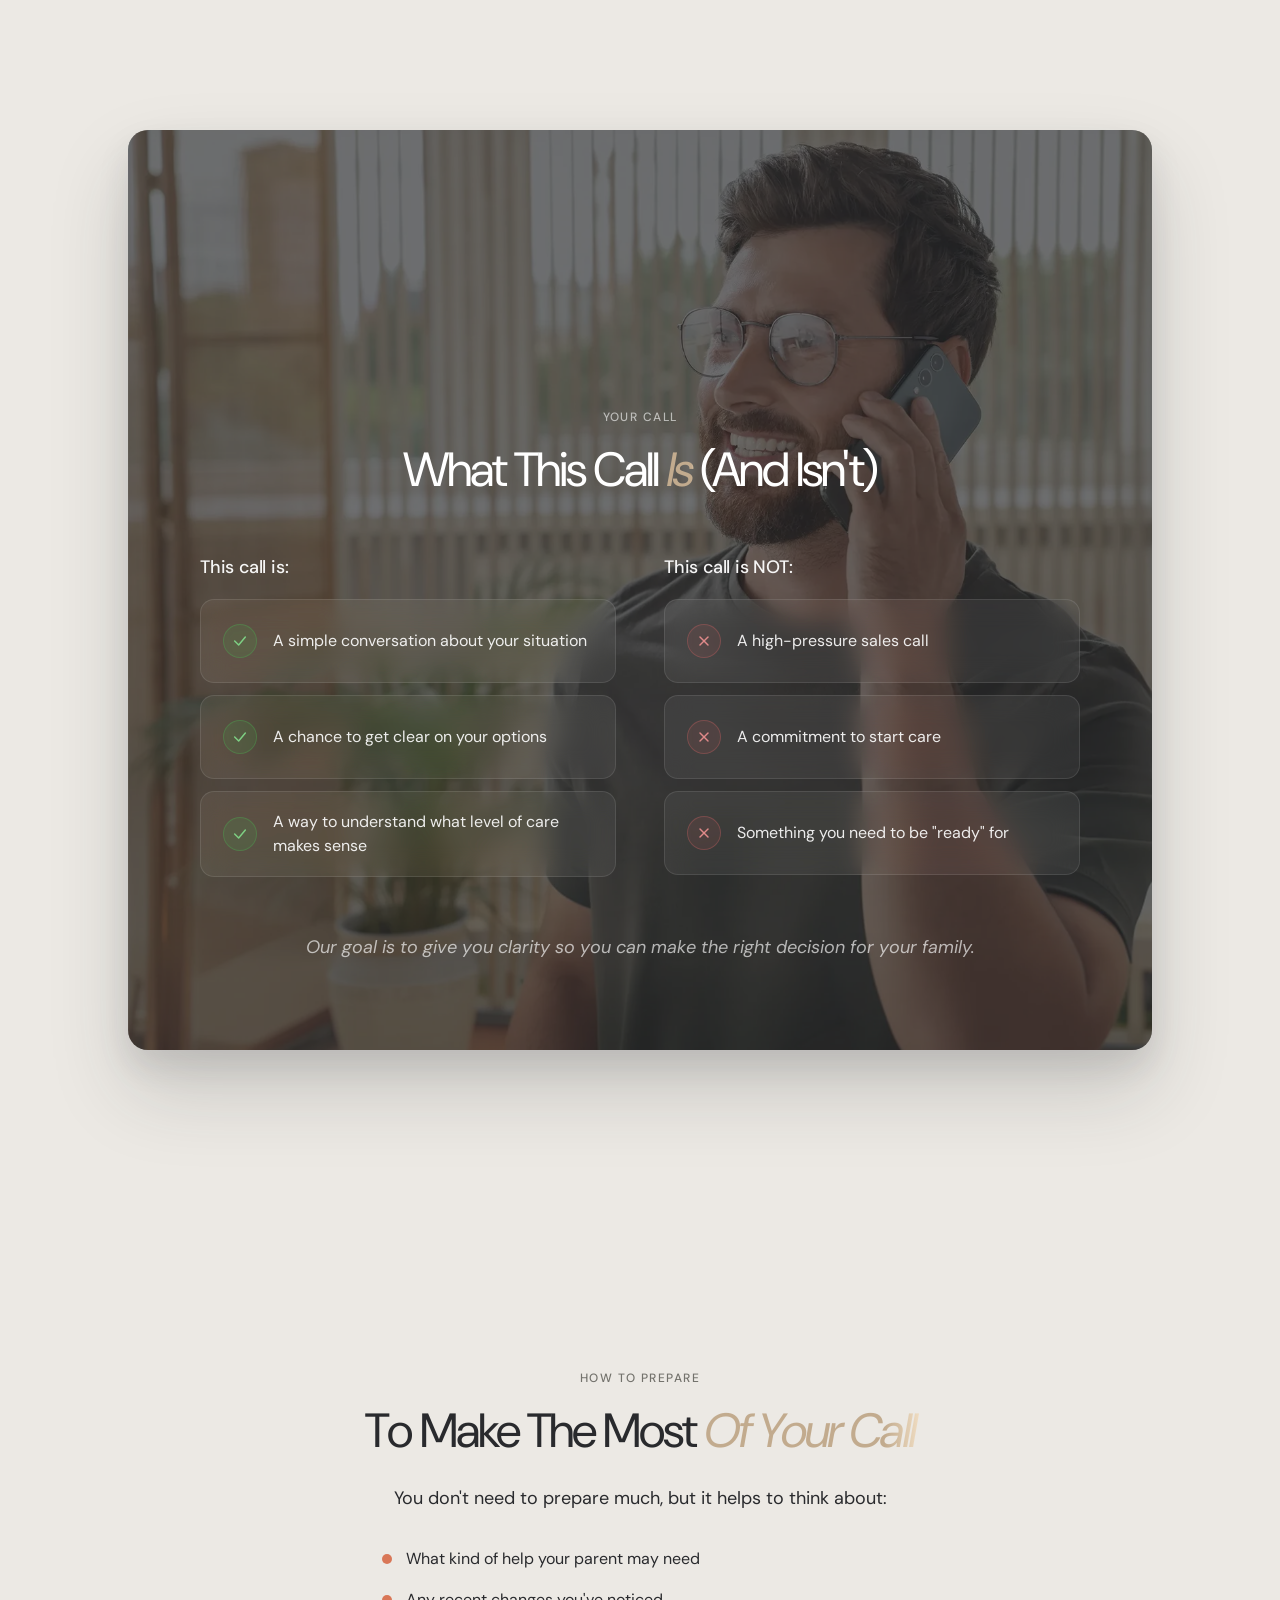
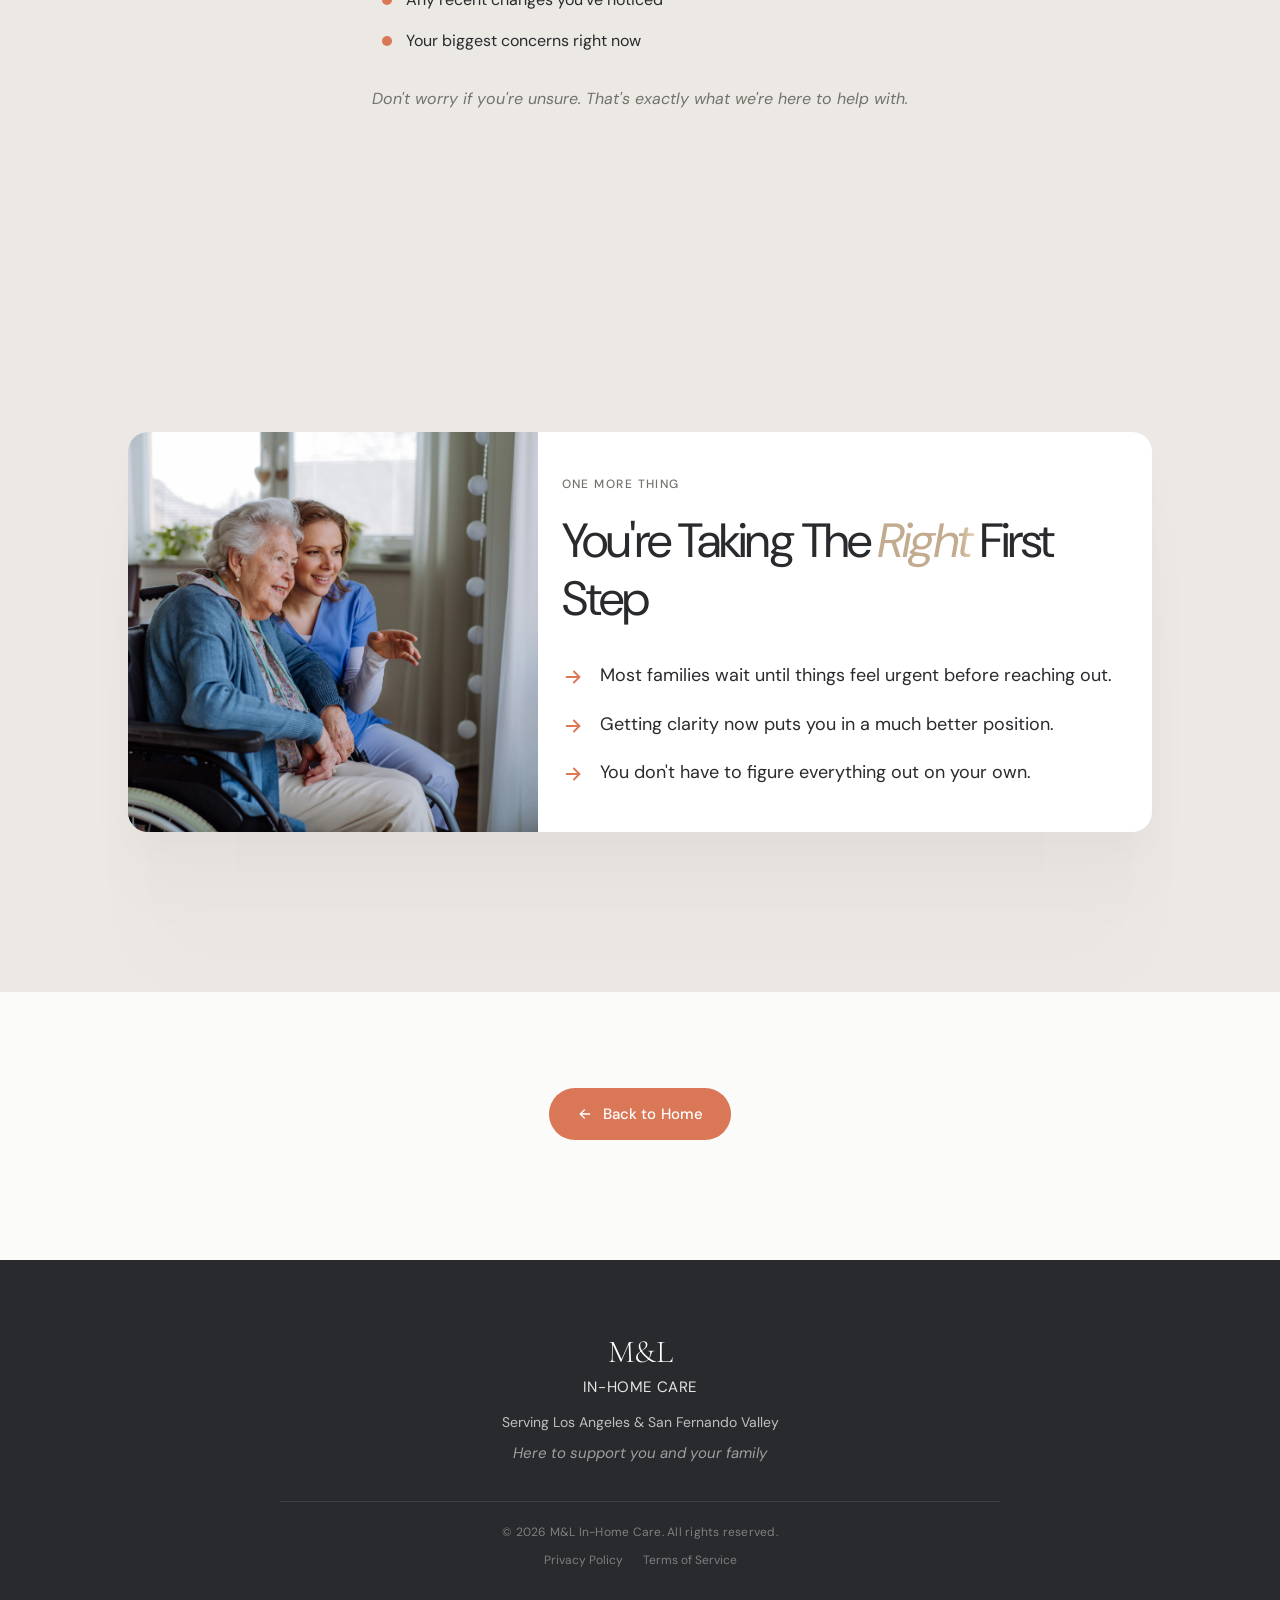
<file: thank-you.html>
<!DOCTYPE html>
<html lang="en">
<head>
<meta charset="UTF-8" />
<meta name="viewport" content="width=device-width, initial-scale=1.0" />
<title>Thank You — M&L In-Home Care</title>

<link rel="preconnect" href="https://fonts.googleapis.com" />
<link rel="preconnect" href="https://fonts.gstatic.com" crossorigin />
<link href="https://fonts.googleapis.com/css2?family=Cormorant+Garamond:ital,wght@0,300;0,400;1,300;1,400&family=DM+Sans:ital,wght@0,300;0,400;0,500;1,300;1,400&display=swap" rel="stylesheet" />

<link rel="stylesheet" href="/styles/global.css">
<link rel="stylesheet" href="/styles/thank-you.css">

<!-- Meta Pixel Code -->
<script>
!function(f,b,e,v,n,t,s){if(f.fbq)return;n=f.fbq=function(){n.callMethod?n.callMethod.apply(n,arguments):n.queue.push(arguments)};if(!f._fbq)f._fbq=n;n.push=n;n.loaded=!0;n.version='2.0';n.queue=[];t=b.createElement(e);t.async=!0;t.src=v;s=b.getElementsByTagName(e)[0];s.parentNode.insertBefore(t,s)}(window, document,'script','https://connect.facebook.net/en_US/fbevents.js');
fbq('init', '2005074326763152');
fbq('track', 'PageView');
fbq('track', 'Lead');
</script>
<noscript><img height="1" width="1" style="display:none" src="https://www.facebook.com/tr?id=2005074326763152&ev=PageView&noscript=1"/></noscript>
<!-- End Meta Pixel Code -->
</head>
<body>

<nav class="floating-nav" aria-hidden="true">
  <a href="/" class="nav-logo">M&amp;L</a>
  <ul class="nav-links">
    <li><a href="#next">What Happens Next</a></li>
    <li><a href="#expect">About The Call</a></li>
    <li><a href="#reassure">The Right First Step</a></li>
  </ul>
</nav>

<main>
  <section class="confirmation">
    <div class="hero-video-card">
      <video autoplay muted loop playsinline preload="auto" tabindex="-1" aria-hidden="true">
        <source src="https://res.cloudinary.com/dtjzevblt/video/upload/q_auto,f_auto/v1778696623/WhatHappensNext_cdexz8.mp4" type="video/mp4" />
      </video>
      <div class="hero-overlay" aria-hidden="true"></div>
      <nav>
        <div class="nav-inner">
          <a href="/" class="nav-logo">M&amp;L</a>
          <ul class="nav-links">
            <li><a href="#next">What Happens Next</a></li>
            <li><a href="#expect">About The Call</a></li>
            <li><a href="#reassure">The Right First Step</a></li>
          </ul>
        </div>
      </nav>
      <div class="confirmation-inner">
        <div class="check-badge" aria-hidden="true">
          <svg viewBox="0 0 24 24"><polyline points="4 12 10 18 20 6"></polyline></svg>
        </div>
        <h1>You're <em>All Set</em></h1>
        <p class="confirmation-lede">We received your request.</p>
        <p class="confirmation-sub">Our team will reach out within the next 24 hours.</p>
        <p class="confirmation-aside">You'll also get a confirmation email shortly with the details.</p>
      </div>
    </div>
  </section>

  <section class="next" id="next">
    <div class="container">
      <p class="section-eyebrow">Next Steps</p>
      <h2 class="section-title">Here's What Happens <em>Next</em></h2>
      <div class="steps-grid">
        <div class="step-card">
          <div class="step-num">1</div>
          <div class="step-title">Check your email</div>
          <p class="step-body">We've sent a confirmation with everything you need.</p>
        </div>
        <div class="step-card">
          <div class="step-num">2</div>
          <div class="step-title">We'll reach out within 24 hours</div>
          <p class="step-body">A member of our team will contact you to learn more about your situation and confirm your assessment call.</p>
        </div>
        <div class="step-card">
          <div class="step-num">3</div>
          <div class="step-title">We'll walk you through your options</div>
          <p class="step-body">On the call, we'll help you understand what kind of care (if any) makes sense for your situation.</p>
        </div>
      </div>
    </div>
  </section>

  <section class="expect" id="expect">
    <div class="expect-card">
      <p class="section-eyebrow">Your Call</p>
      <h2 class="section-title">What This Call <em>Is</em> (And Isn't)</h2>
      <div class="expect-grid">
        <div>
          <div class="expect-col-title">This call is:</div>
          <ul class="expect-list">
            <li><span class="icon-wrap is-check"><svg class="icon-check" viewBox="0 0 24 24" aria-hidden="true"><polyline points="4 12 10 18 20 6"></polyline></svg></span><span>A simple conversation about your situation</span></li>
            <li><span class="icon-wrap is-check"><svg class="icon-check" viewBox="0 0 24 24" aria-hidden="true"><polyline points="4 12 10 18 20 6"></polyline></svg></span><span>A chance to get clear on your options</span></li>
            <li><span class="icon-wrap is-check"><svg class="icon-check" viewBox="0 0 24 24" aria-hidden="true"><polyline points="4 12 10 18 20 6"></polyline></svg></span><span>A way to understand what level of care makes sense</span></li>
          </ul>
        </div>
        <div>
          <div class="expect-col-title">This call is NOT:</div>
          <ul class="expect-list">
            <li><span class="icon-wrap is-x"><svg class="icon-x" viewBox="0 0 24 24" aria-hidden="true"><line x1="6" y1="6" x2="18" y2="18"></line><line x1="18" y1="6" x2="6" y2="18"></line></svg></span><span>A high-pressure sales call</span></li>
            <li><span class="icon-wrap is-x"><svg class="icon-x" viewBox="0 0 24 24" aria-hidden="true"><line x1="6" y1="6" x2="18" y2="18"></line><line x1="18" y1="6" x2="6" y2="18"></line></svg></span><span>A commitment to start care</span></li>
            <li><span class="icon-wrap is-x"><svg class="icon-x" viewBox="0 0 24 24" aria-hidden="true"><line x1="6" y1="6" x2="18" y2="18"></line><line x1="18" y1="6" x2="6" y2="18"></line></svg></span><span>Something you need to be "ready" for</span></li>
          </ul>
        </div>
      </div>
      <p class="expect-closing">Our goal is to give you clarity so you can make the right decision for your family.</p>
    </div>
  </section>

  <section class="prep">
    <div class="container">
      <p class="section-eyebrow">How To Prepare</p>
      <h2 class="section-title">To Make The Most <em>Of Your Call</em></h2>
      <p class="prep-lede">You don't need to prepare much, but it helps to think about:</p>
      <ul class="prep-list">
        <li>What kind of help your parent may need</li>
        <li>Any recent changes you've noticed</li>
        <li>Your biggest concerns right now</li>
      </ul>
      <p class="prep-closing">Don't worry if you're unsure. That's exactly what we're here to help with.</p>
    </div>
  </section>

  <section class="reassure" id="reassure">
    <div class="reassure-card">
      <div class="reassure-media">
        <img src="/images/WhatNext_Web.webp" alt="A caregiver and senior together — what to expect from the call ahead" />
      </div>
      <div class="reassure-content">
        <p class="section-eyebrow">One More Thing</p>
        <h2 class="section-title">You're Taking The <em>Right</em> First Step</h2>
        <ul class="reassure-body">
          <li><svg class="arrow-icon" viewBox="0 0 24 24" aria-hidden="true"><line x1="5" y1="12" x2="19" y2="12"></line><polyline points="13 6 19 12 13 18"></polyline></svg><span>Most families wait until things feel urgent before reaching out.</span></li>
          <li><svg class="arrow-icon" viewBox="0 0 24 24" aria-hidden="true"><line x1="5" y1="12" x2="19" y2="12"></line><polyline points="13 6 19 12 13 18"></polyline></svg><span>Getting clarity now puts you in a much better position.</span></li>
          <li><svg class="arrow-icon" viewBox="0 0 24 24" aria-hidden="true"><line x1="5" y1="12" x2="19" y2="12"></line><polyline points="13 6 19 12 13 18"></polyline></svg><span>You don't have to figure everything out on your own.</span></li>
        </ul>
      </div>
    </div>
  </section>

  <section class="back-home" aria-label="Return to homepage">
    <a href="/" class="back-home-btn">
      <svg viewBox="0 0 24 24" aria-hidden="true">
        <line x1="19" y1="12" x2="5" y2="12"></line>
        <polyline points="11 18 5 12 11 6"></polyline>
      </svg>
      Back to Home
    </a>
  </section>
</main>

<footer class="site-footer">
  <div class="site-footer-inner">
    <div class="footer-logo">M&amp;L</div>
    <div class="footer-brand">In-Home Care</div>
    <div class="footer-area">Serving Los Angeles &amp; San Fernando Valley</div>
    <div class="footer-aside">Here to support you and your family</div>
    <div class="footer-copy">© 2026 M&amp;L In-Home Care. All rights reserved.</div>
    <div class="footer-legal-links" style="display:flex; gap:20px; margin-top:12px;">
      <a href="/privacy-policy" style="font-size:12px; color:rgba(255,255,255,0.4); text-decoration:none;">Privacy Policy</a>
      <a href="/terms-of-service" style="font-size:12px; color:rgba(255,255,255,0.4); text-decoration:none;">Terms of Service</a>
    </div>
  </div>
</footer>

<script>
  (function () {
    var card = document.querySelector('.hero-video-card');
    var fNav = document.querySelector('.floating-nav');
    if (!card || !fNav || !('IntersectionObserver' in window)) return;
    var io = new IntersectionObserver(function (entries) {
      var visible = !entries[0].isIntersecting;
      fNav.classList.toggle('is-visible', visible);
      fNav.setAttribute('aria-hidden', String(!visible));
    }, { threshold: 0 });
    io.observe(card);
  })();
</script>

</body>
</html>
</file>
<file: styles/global.css>
/* global.css
 * Shared design tokens for bettercarepath.com.
 * Loaded by every page BEFORE its page-specific stylesheet, so page styles
 * can override these defaults via the cascade if a layout truly needs to.
 *
 * Add a token here only when its value is identical across all 3 pages.
 * Page-local tokens (e.g. --c-accent, --c-check, --c-bg-fallback) stay in
 * the page's own stylesheet.
 */
:root {
  --c-bg-alt: #ece9e4;
  --c-text: #292a2d;
  --c-text-secondary: #73726c;
  --c-btn: #d97757;
  --c-btn-hover: #d78061;
  --c-border: #e6e8e9;
}
</file>
<file: styles/legal.css>
/* legal.css
 * Shared styles for /privacy-policy and /terms-of-service.
 * Pairs with /styles/global.css.
 */
:root {
  --c-bg: #fbfbf9;
  --c-white: #ffffff;
  --c-accent: #004250;
  --shadow-card: 0px 17px 37px rgba(41,42,45,0.02), 0px 67px 67px rgba(41,42,45,0.02), 0px 150px 90px rgba(41,42,45,0.01), 0px 267px 107px rgba(41,42,45,0);
  --font-serif: 'Cormorant Garamond', Georgia, serif;
  --font-sans: 'DM Sans', system-ui, -apple-system, sans-serif;
  --radius-md: 14px;
  --radius-pill: 9999px;
  --max-w: 1280px;
  --pad-h: 40px;
  --ease-organic: cubic-bezier(0.22, 1, 0.36, 1);
}

*, *::before, *::after { box-sizing: border-box; margin: 0; padding: 0; }

html { scroll-behavior: smooth; scroll-padding-top: 80px; }

body {
  font-family: var(--font-sans);
  background: var(--c-bg);
  color: var(--c-text);
  -webkit-font-smoothing: antialiased;
  overflow-x: hidden;
}

/* ─── NAV (mirrors landing's fixed top bar) ─── */
nav {
  position: fixed;
  top: 0; left: 0; right: 0;
  z-index: 100;
  background: rgba(251,251,249,0.95);
  backdrop-filter: blur(16px);
  -webkit-backdrop-filter: blur(16px);
  border-bottom: 1px solid var(--c-border);
}
.nav-inner {
  max-width: var(--max-w);
  margin: 0 auto;
  padding: 0 var(--pad-h);
  height: 64px;
  display: flex;
  align-items: center;
  justify-content: space-between;
}
.nav-logo {
  font-family: var(--font-serif);
  font-size: 22px;
  font-weight: 300;
  color: var(--c-text);
  letter-spacing: -0.5px;
  text-decoration: none;
  transition: color 220ms var(--ease-organic);
}
.nav-logo:hover { color: var(--c-btn); }
.nav-links {
  display: flex;
  align-items: center;
  gap: 32px;
  list-style: none;
}
.nav-links a {
  font-family: var(--font-sans);
  font-size: 14px;
  color: var(--c-text-secondary);
  text-decoration: none;
  position: relative;
  transition: color 0.45s var(--ease-organic);
}
.nav-links a:not(.nav-cta)::after {
  content: '';
  position: absolute;
  left: 0; bottom: -4px;
  width: 100%; height: 1.5px;
  background: var(--c-btn);
  transform: scaleX(0);
  transform-origin: left center;
  transition: transform 0.45s var(--ease-organic);
}
.nav-links a:not(.nav-cta):hover { color: var(--c-btn); }
.nav-links a:not(.nav-cta):hover::after { transform: scaleX(1); }
.nav-cta {
  padding: 8px 18px;
  background: var(--c-btn);
  color: var(--c-white) !important;
  border-radius: var(--radius-pill);
  font-weight: 500;
  font-size: 13px;
  transition: background 0.2s var(--ease-organic);
}
.nav-cta:hover { background: var(--c-btn-hover); }

/* ─── ARTICLE LAYOUT ─── */
.legal-hero {
  padding: calc(64px + 96px) 0 56px;
  background: #ece9e4;
  text-align: center;
}
.legal-hero .container {
  max-width: 760px;
  margin: 0 auto;
  padding: 0 var(--pad-h);
}
.legal-eyebrow {
  font-size: 12px;
  font-weight: 500;
  letter-spacing: 0.12em;
  text-transform: uppercase;
  color: var(--c-text-secondary);
  margin-bottom: 16px;
}
.legal-title {
  font-family: var(--font-sans);
  font-size: 56px;
  line-height: 1.1;
  font-weight: 400;
  letter-spacing: -1.8px;
  color: var(--c-text);
  margin-bottom: 18px;
}
.legal-title em {
  font-style: italic;
  display: inline-block;
  padding: 0 0.12em;
  margin: 0 -0.12em;
  background: linear-gradient(90deg,
    #C2AB8E 0%, #C2AB8E 42%, #F0DDC2 50%, #C2AB8E 58%, #C2AB8E 100%);
  background-size: 200% auto;
  -webkit-background-clip: text;
  background-clip: text;
  -webkit-text-fill-color: transparent;
  color: transparent;
  animation: title-em-shine 7s linear infinite;
}
@keyframes title-em-shine {
  0%   { background-position: 200% center; }
  100% { background-position: -200% center; }
}
.legal-effective {
  font-size: 15px;
  color: var(--c-text-secondary);
  font-feature-settings: "tnum";
}

.legal-article {
  background: var(--c-bg);
  padding: 80px 0 120px;
}
.legal-article .container {
  max-width: 760px;
  margin: 0 auto;
  padding: 0 var(--pad-h);
}
.legal-article h2 {
  font-family: var(--font-sans);
  font-size: 28px;
  line-height: 1.25;
  font-weight: 500;
  letter-spacing: -0.6px;
  color: var(--c-text);
  margin: 56px 0 20px;
  scroll-margin-top: 80px;
}
.legal-article h2:first-child { margin-top: 0; }
.legal-article p {
  font-size: 17px;
  line-height: 1.75;
  color: var(--c-text);
  margin-bottom: 18px;
}
.legal-article p + p { margin-top: -2px; }
.legal-article ul {
  list-style: none;
  margin: 0 0 22px;
  padding: 0;
  display: flex;
  flex-direction: column;
  gap: 10px;
}
.legal-article li {
  position: relative;
  padding-left: 26px;
  font-size: 17px;
  line-height: 1.7;
  color: var(--c-text);
}
.legal-article li::before {
  content: '';
  position: absolute;
  left: 4px;
  top: 0.62em;
  width: 8px;
  height: 8px;
  border-radius: 50%;
  background: var(--c-btn);
}
.legal-article strong { font-weight: 500; }
.legal-article a {
  color: var(--c-btn);
  text-decoration: none;
  border-bottom: 1px solid rgba(217,119,87,0.35);
  transition: border-color 220ms var(--ease-organic), color 220ms var(--ease-organic);
}
.legal-article a:hover {
  color: var(--c-btn-hover);
  border-color: var(--c-btn-hover);
}
.legal-article hr {
  border: 0;
  height: 1px;
  background: var(--c-border);
  margin: 48px 0;
}
.legal-article .contact-block {
  margin-top: 12px;
  padding: 24px 28px;
  background: #ece9e4;
  border-radius: var(--radius-md);
  font-size: 16px;
  line-height: 1.7;
}
.legal-article .contact-block strong { display: block; margin-bottom: 4px; }

/* ─── FOOTER (matches landing) ─── */
footer {
  background: var(--c-text);
  color: var(--c-white);
  padding: 60px 0 40px;
}
footer .container {
  max-width: var(--max-w);
  margin: 0 auto;
  padding: 0 var(--pad-h);
}
.footer-inner {
  display: grid;
  grid-template-columns: auto 1fr auto;
  gap: 60px;
  align-items: start;
}
.footer-logo {
  font-family: var(--font-serif);
  font-size: 22px;
  font-weight: 300;
  color: var(--c-white);
  letter-spacing: -0.5px;
}
.footer-links {
  display: flex;
  gap: 60px;
}
.footer-col-title {
  font-size: 11px;
  font-weight: 500;
  letter-spacing: 0.12em;
  text-transform: uppercase;
  color: rgba(255,255,255,0.4);
  margin-bottom: 16px;
}
.footer-col ul {
  list-style: none;
  display: flex;
  flex-direction: column;
  gap: 10px;
}
.footer-col ul li a {
  font-size: 14px;
  color: rgba(255,255,255,0.7);
  text-decoration: none;
  transition: color 0.2s;
}
.footer-col ul li a:hover { color: var(--c-white); }
.footer-contact { text-align: right; }
.footer-contact a {
  font-size: 14px;
  color: rgba(255,255,255,0.7);
  text-decoration: none;
  display: block;
  margin-bottom: 8px;
  transition: color 0.2s;
}
.footer-contact a:hover { color: var(--c-white); }
.footer-bottom {
  margin-top: 48px;
  padding-top: 24px;
  border-top: 1px solid rgba(255,255,255,0.1);
  display: flex;
  justify-content: space-between;
  align-items: center;
  gap: 20px;
  flex-wrap: wrap;
}
.footer-copy {
  font-size: 12px;
  color: rgba(255,255,255,0.4);
}
.footer-legal-links {
  display: flex;
  gap: 20px;
}
.footer-legal-links a {
  font-size: 12px;
  color: rgba(255,255,255,0.4);
  text-decoration: none;
  transition: color 0.2s;
}
.footer-legal-links a:hover { color: rgba(255,255,255,0.85); }

/* ─── RESPONSIVE ─── */
@media (max-width: 768px) {
  :root { --pad-h: 24px; }
  .nav-links li:not(:last-child) { display: none; }
  .legal-hero { padding: calc(64px + 56px) 0 40px; }
  .legal-title { font-size: 40px; letter-spacing: -1.2px; }
  .legal-article { padding: 56px 0 96px; }
  .legal-article h2 { font-size: 24px; margin: 44px 0 16px; }
  .legal-article p, .legal-article li { font-size: 16px; }
  .footer-inner { grid-template-columns: 1fr; gap: 40px; }
  .footer-contact { text-align: left; }
  .footer-bottom { flex-direction: column; align-items: flex-start; }
}

@media (max-width: 480px) {
  :root { --pad-h: 20px; }
  .legal-title { font-size: 34px; letter-spacing: -1px; }
  .legal-hero { padding: calc(64px + 40px) 0 32px; }
  .legal-article { padding: 44px 0 72px; }
  .footer-links { flex-direction: column; gap: 32px; }
}
</file>
<file: styles/opt-in.css>
:root {
      --c-bg-fallback: #1a1a1c;
      --c-border-hover: #c8c5bd;
      --c-success: #2d7a4f;

      --serif: 'Fraunces', 'Reckless', 'Tiempos', 'Charter', 'Iowan Old Style', Georgia, serif;
      --sans: 'DM Sans', 'Inter', 'Matter', system-ui, -apple-system, 'Segoe UI', sans-serif;
      --display: 'DM Sans', 'Inter', system-ui, -apple-system, sans-serif;

      --radius-input: 14px;
      --radius-form: 14px;

      --ease-out-quart: cubic-bezier(0.22, 1, 0.36, 1);
    }

    *, *::before, *::after { box-sizing: border-box; }
    html, body { margin: 0; padding: 0; }
    html { -webkit-text-size-adjust: 100%; }

    body {
      font-family: var(--sans);
      color: #fff;
      background-color: var(--c-bg-fallback);
      -webkit-font-smoothing: antialiased;
      -moz-osx-font-smoothing: grayscale;
      text-rendering: optimizeLegibility;
    }

    .hero {
      position: relative;
      min-height: 100vh;
      min-height: 100svh;
      display: flex;
      flex-direction: column;
      align-items: center;
      justify-content: center;
      padding: clamp(64px, 9vh, 120px) 24px clamp(48px, 6vh, 80px);
      overflow: hidden;
      isolation: isolate;
    }

    .hero-video {
      position: absolute;
      inset: 0;
      width: 100%;
      height: 100%;
      object-fit: cover;
      z-index: -2;
      background-color: var(--c-bg-fallback);
    }

    .hero-overlay {
      position: absolute;
      inset: 0;
      z-index: -1;
      background:
        radial-gradient(ellipse 90% 75% at 50% 45%, rgba(0,0,0,0.30) 0%, rgba(0,0,0,0.55) 70%, rgba(0,0,0,0.7) 100%),
        linear-gradient(180deg, rgba(20,18,15,0.45) 0%, rgba(20,18,15,0.55) 60%, rgba(20,18,15,0.7) 100%);
    }

    .container {
      width: 100%;
      max-width: 760px;
      text-align: center;
      display: flex;
      flex-direction: column;
      align-items: center;
    }

    .report-cover {
      max-width: min(288px, 54vw);
      height: auto;
      display: block;
      margin: 0 auto 28px;
    }

    @media (max-width: 600px) {
      .report-cover { margin-bottom: 22px; max-width: min(216px, 50vw); }
    }

    .eyebrow {
      font-family: var(--sans);
      font-size: 12px;
      font-weight: 500;
      text-transform: uppercase;
      letter-spacing: 0.18em;
      color: rgba(255,255,255,0.85);
      margin: 0 0 18px;
    }

    .headline {
      font-family: var(--display);
      font-size: clamp(1.875rem, 4.4vw, 3rem);
      font-weight: 500;
      line-height: 1.12;
      letter-spacing: -0.018em;
      color: #fff;
      margin: 0 0 20px;
      max-width: 720px;
      text-wrap: balance;
    }
    .headline em {
      font-style: italic;
      font-weight: 500;
      color: #fff;
    }

    .subhead {
      font-family: var(--sans);
      font-size: clamp(0.9375rem, 1.2vw, 1.0625rem);
      font-weight: 400;
      line-height: 1.6;
      color: rgba(255,255,255,0.92);
      margin: 0 0 28px;
      max-width: 580px;
    }

    .credibility {
      font-family: var(--display);
      font-style: italic;
      font-size: 12px;
      font-weight: 400;
      line-height: 1.55;
      color: rgba(255,255,255,0.7);
      text-align: center;
      max-width: 460px;
      margin: 18px 0 0;
    }

    .form-card {
      background: rgba(255,255,255,0.08);
      backdrop-filter: blur(14px);
      -webkit-backdrop-filter: blur(14px);
      border: 1px solid rgba(255,255,255,0.22);
      border-radius: var(--radius-form);
      padding: 24px;
      width: 100%;
      max-width: 460px;
      text-align: left;
      transition:
        background 240ms ease,
        border-color 240ms ease,
        box-shadow 240ms ease,
        transform 240ms ease;
    }
    .form-card form { margin: 0; }

    .form-field { margin-bottom: 10px; }
    .form-field:last-of-type { margin-bottom: 16px; }

    .visually-hidden {
      position: absolute;
      width: 1px; height: 1px;
      padding: 0; margin: -1px;
      overflow: hidden;
      clip: rect(0,0,0,0);
      white-space: nowrap;
      border: 0;
    }

    .input {
      display: block;
      width: 100%;
      font-family: var(--sans);
      font-size: 16px;
      font-weight: 400;
      color: #fff;
      background: rgba(255,255,255,0.10);
      border: 1px solid rgba(255,255,255,0.28);
      border-radius: var(--radius-input);
      padding: 12px 16px;
      transition:
        background 240ms ease,
        border-color 240ms ease,
        color 240ms ease,
        box-shadow 180ms ease;
      -webkit-appearance: none;
      appearance: none;
    }
    .input::placeholder {
      color: rgba(255,255,255,0.65);
      font-weight: 400;
    }
    .input:focus { outline: none; }
    .input:focus-visible { outline: none; }

    .form-card:hover,
    .form-card:focus-within,
    .form-card.is-tapped,
    .form-card.is-success {
      background: #ffffff;
      border-color: rgba(0,0,0,0.06);
      box-shadow:
        0 1px 2px rgba(0,0,0,0.06),
        0 18px 50px rgba(20,18,15,0.28),
        0 36px 90px rgba(20,18,15,0.18);
      transform: translateY(-2px);
    }
    .form-card:hover .input,
    .form-card:focus-within .input,
    .form-card.is-tapped .input {
      background: var(--c-bg-alt);
      color: var(--c-text);
      border-color: var(--c-border);
    }
    .form-card:hover .input::placeholder,
    .form-card:focus-within .input::placeholder,
    .form-card.is-tapped .input::placeholder {
      color: #a39f95;
    }
    .form-card:focus-within .input:focus {
      border-color: var(--c-btn);
      box-shadow: 0 0 0 3px rgba(217, 119, 87, 0.18);
    }

    .submit {
      position: relative;
      display: inline-flex;
      align-items: center;
      justify-content: center;
      gap: 0;
      width: 100%;
      font-family: var(--sans);
      font-size: 16px;
      font-weight: 600;
      color: #fff;
      background: var(--c-btn);
      border: 0;
      border-radius: 9999px;
      padding: 14px 28px;
      cursor: pointer;
      letter-spacing: 0.005em;
      transition: background-color 280ms var(--ease-out-quart), transform 240ms var(--ease-out-quart);
      -webkit-appearance: none;
      appearance: none;
      overflow: hidden;
    }
    .submit__label {
      display: inline-block;
      transition: transform 360ms var(--ease-out-quart);
    }
    .submit__arrow {
      display: inline-block;
      width: 0;
      opacity: 0;
      margin-left: 0;
      transform: translateX(-8px);
      transition:
        width 360ms var(--ease-out-quart),
        opacity 280ms ease 60ms,
        margin-left 360ms var(--ease-out-quart),
        transform 360ms var(--ease-out-quart);
      overflow: hidden;
      white-space: nowrap;
    }
    .submit:hover { background: var(--c-btn-hover); }
    .submit:hover .submit__arrow {
      width: 18px;
      opacity: 1;
      margin-left: 8px;
      transform: translateX(0);
    }
    .submit:hover .submit__label { transform: translateX(-4px); }
    .submit:active { transform: translateY(1px); }
    .submit:focus-visible {
      outline: 2px solid #fff;
      outline-offset: 3px;
    }
    .submit[disabled] {
      opacity: 0.7;
      cursor: progress;
    }

    .microcopy {
      font-family: var(--sans);
      font-size: 13px;
      line-height: 1.55;
      color: rgba(255,255,255,0.78);
      text-align: center;
      margin: 12px 0 0;
      transition: color 240ms ease;
    }
    .form-card:hover .microcopy,
    .form-card:focus-within .microcopy,
    .form-card.is-tapped .microcopy { color: var(--c-text-secondary); }

    .field-error {
      font-family: var(--sans);
      font-size: 13px;
      color: #ffb3a0;
      text-align: center;
      margin: 10px 0 0;
      min-height: 1em;
      transition: color 240ms ease;
    }
    .form-card:hover .field-error,
    .form-card:focus-within .field-error,
    .form-card.is-tapped .field-error { color: #b1462b; }

    .success {
      text-align: center;
      padding: 8px 0 4px;
    }
    .success__icon {
      width: 48px;
      height: 48px;
      margin: 0 auto 18px;
      border-radius: 50%;
      background: var(--c-success);
      display: inline-flex;
      align-items: center;
      justify-content: center;
      color: #fff;
    }
    .success__title {
      font-family: var(--serif);
      font-size: 24px;
      font-weight: 300;
      line-height: 1.25;
      letter-spacing: -0.01em;
      color: var(--c-text);
      margin: 0 0 10px;
    }
    .success__body {
      font-family: var(--sans);
      font-size: 14px;
      line-height: 1.6;
      color: var(--c-text-secondary);
      margin: 0 auto;
      max-width: 320px;
    }

    @media (prefers-reduced-motion: reduce) {
      .hero-video { display: none; }
      .submit, .submit__arrow, .submit__label, .input, .submit:active { transition: none; transform: none; }
    }

    @media (max-width: 640px) {
      .hero { padding: 32px 18px; }
      .eyebrow { font-size: 11px; letter-spacing: 0.16em; margin-bottom: 14px; }
      .headline { margin-bottom: 16px; }
      .subhead { margin-bottom: 22px; }
      .credibility { font-size: 11.5px; margin-top: 16px; }
      .form-card { padding: 22px 20px; max-width: 100%; }
      .form-field { margin-bottom: 10px; }
      .form-field:last-of-type { margin-bottom: 14px; }
      .input { padding: 12px 14px; font-size: 16px; }
      .submit { padding: 13px 24px; font-size: 16px; }
    }
</file>
<file: styles/thank-you.css>
:root {
    --c-bg: #fbfbf9;
    --c-white: #ffffff;
    --c-check: #4caf50;
    --c-x: #b85c5c;
    --shadow-card: 0px 17px 37px rgba(41,42,45,0.02), 0px 67px 67px rgba(41,42,45,0.02), 0px 150px 90px rgba(41,42,45,0.01), 0px 267px 107px rgba(41,42,45,0);
    --font-serif: 'Cormorant Garamond', Georgia, serif;
    --font-sans: 'DM Sans', system-ui, -apple-system, sans-serif;
    --radius-md: 14px;
    --radius-pill: 9999px;
    --max-w: 1280px;
    --pad-h: 40px;
    --ease-organic: cubic-bezier(0.22, 1, 0.36, 1);
  }

  *, *::before, *::after { box-sizing: border-box; margin: 0; padding: 0; }

  html { scroll-behavior: smooth; scroll-padding-top: 100px; }

  body {
    font-family: var(--font-sans);
    background: var(--c-bg);
    color: var(--c-text);
    -webkit-font-smoothing: antialiased;
    overflow-x: hidden;
  }

  .container {
    max-width: var(--max-w);
    margin: 0 auto;
    padding: 0 var(--pad-h);
  }

  /* ─── HERO-CARD NAV (lives inside the floating video card) ─── */
  .hero-video-card nav {
    position: absolute;
    top: 0; left: 0; right: 0;
    z-index: 3;
    padding: 0 var(--pad-h) 36px;
    background: linear-gradient(180deg, rgba(0,0,0,0.55) 0%, rgba(0,0,0,0.42) 50%, rgba(0,0,0,0.20) 75%, rgba(0,0,0,0) 100%);
    backdrop-filter: blur(18px) saturate(140%);
    -webkit-backdrop-filter: blur(18px) saturate(140%);
    mask-image: linear-gradient(180deg, #000 0%, #000 72%, transparent 100%);
    -webkit-mask-image: linear-gradient(180deg, #000 0%, #000 72%, transparent 100%);
  }
  .hero-video-card .nav-inner {
    height: 70px;
    display: flex;
    align-items: center;
    justify-content: space-between;
  }
  .hero-video-card .nav-logo {
    font-family: var(--font-serif);
    font-size: 22px;
    font-weight: 300;
    color: #ffffff;
    letter-spacing: -0.5px;
    text-decoration: none;
    transition: color 220ms var(--ease-organic);
  }
  .hero-video-card .nav-logo:hover { color: var(--c-btn); }
  .hero-video-card .nav-links {
    display: flex;
    align-items: center;
    gap: 32px;
    list-style: none;
  }
  .hero-video-card .nav-links a {
    font-family: var(--font-sans);
    font-size: 14px;
    color: rgba(255,255,255,0.82);
    text-decoration: none;
    position: relative;
    transition: color 0.45s var(--ease-organic);
  }
  .hero-video-card .nav-links a::after {
    content: '';
    position: absolute;
    left: 0; bottom: -4px;
    width: 100%; height: 1.5px;
    background: var(--c-btn);
    transform: scaleX(0);
    transform-origin: left center;
    transition: transform 0.45s var(--ease-organic);
  }
  .hero-video-card .nav-links a:hover { color: #ffffff; }
  .hero-video-card .nav-links a:hover::after { transform: scaleX(1); }

  /* ─── FLOATING NAV (appears after scrolling past the hero card) ─── */
  .floating-nav {
    position: fixed;
    top: 24px;
    left: 50%;
    z-index: 1000;
    transform: translate(-50%, -16px);
    opacity: 0;
    pointer-events: none;
    display: flex;
    align-items: center;
    gap: 44px;
    padding: 16px 40px;
    background: rgba(251,251,249,0.62);
    backdrop-filter: blur(20px) saturate(160%);
    -webkit-backdrop-filter: blur(20px) saturate(160%);
    border: 1px solid rgba(255,255,255,0.55);
    border-radius: 9999px;
    box-shadow:
      0 14px 36px rgba(41,42,45,0.10),
      0 4px 12px rgba(41,42,45,0.06);
    transition: opacity 0.45s var(--ease-organic), transform 0.45s var(--ease-organic);
  }
  .floating-nav.is-visible {
    opacity: 1;
    transform: translate(-50%, 0);
    pointer-events: auto;
  }
  .floating-nav .nav-logo {
    font-family: var(--font-serif);
    font-size: 20px;
    font-weight: 300;
    color: var(--c-text);
    letter-spacing: -0.4px;
    text-decoration: none;
    line-height: 1;
    transition: color 220ms var(--ease-organic);
  }
  .floating-nav .nav-logo:hover { color: var(--c-btn); }
  .floating-nav .nav-links {
    display: flex;
    align-items: center;
    gap: 36px;
    list-style: none;
  }
  .floating-nav .nav-links a {
    font-family: var(--font-sans);
    font-size: 13px;
    color: var(--c-text-secondary);
    text-decoration: none;
    position: relative;
    transition: color 0.45s var(--ease-organic);
  }
  .floating-nav .nav-links a::after {
    content: '';
    position: absolute;
    left: 0; bottom: -4px;
    width: 100%; height: 1.5px;
    background: var(--c-btn);
    transform: scaleX(0);
    transform-origin: left center;
    transition: transform 0.45s var(--ease-organic);
  }
  .floating-nav .nav-links a:hover { color: var(--c-btn); }
  .floating-nav .nav-links a:hover::after { transform: scaleX(1); }
  @media (max-width: 768px) {
    .floating-nav { padding: 14px 32px; }
    .floating-nav .nav-links { display: none; }
  }
  @media (prefers-reduced-motion: reduce) {
    .floating-nav { transition: opacity 0.2s linear; transform: translate(-50%, 0); }
    .floating-nav.is-visible { transform: translate(-50%, 0); }
  }

  /* ─── SHARED SECTION HEADINGS ─── */
  .section-eyebrow {
    font-size: 12px;
    font-weight: 500;
    letter-spacing: 0.12em;
    text-transform: uppercase;
    color: var(--c-text-secondary);
    margin-bottom: 16px;
    text-align: center;
  }
  .section-title {
    font-family: var(--font-sans);
    font-size: 48px;
    font-weight: 400;
    line-height: 58px;
    letter-spacing: -1.92px;
    color: var(--c-text);
    text-align: center;
    margin-bottom: 24px;
  }
  .confirmation h1 em,
  .section-title em {
    font-style: italic;
    display: inline-block;
    padding: 0 0.12em;
    margin: 0 -0.12em;
    background: linear-gradient(90deg,
      #C2AB8E 0%, #C2AB8E 42%, #F0DDC2 50%, #C2AB8E 58%, #C2AB8E 100%);
    background-size: 200% auto;
    -webkit-background-clip: text;
    background-clip: text;
    -webkit-text-fill-color: transparent;
    color: transparent;
    animation: title-em-shine 7s linear infinite;
  }
  @keyframes title-em-shine {
    0%   { background-position: 200% center; }
    100% { background-position: -200% center; }
  }

  /* ─── SECTION 1 · CONFIRMATION (floating card with overlaid copy) ─── */
  .confirmation {
    background: #ece9e4;
    padding: 56px 0 100px;
  }
  /* Floating video card — 90vw, 16:9, hosts the hero copy on top of the video */
  .hero-video-card {
    position: relative;
    width: 90vw;
    max-width: 1600px;
    margin: 0 auto;
    aspect-ratio: 16 / 9;
    min-height: 580px;
    border-radius: 22px;
    overflow: hidden;
    background: #1a1a1a;
    display: flex;
    align-items: flex-end;
    justify-content: center;
    box-shadow:
      0 60px 120px rgba(41,42,45,0.22),
      0 28px 56px rgba(41,42,45,0.14);
  }
  .hero-video-card video {
    position: absolute;
    inset: 0;
    width: 100%;
    height: 100%;
    object-fit: cover;
    object-position: center;
    border: 0;
    z-index: 0;
    pointer-events: none;
  }
  .hero-video-card .hero-overlay {
    position: absolute;
    inset: 0;
    background: linear-gradient(180deg, rgba(41,42,45,0) 0%, rgba(41,42,45,0.15) 45%, rgba(41,42,45,0.78) 100%);
    z-index: 1;
    pointer-events: none;
  }
  .confirmation-inner {
    position: relative;
    z-index: 2;
    max-width: 720px;
    margin: 0 auto;
    padding: 0 var(--pad-h) 64px;
    text-align: center;
    display: flex;
    flex-direction: column;
    align-items: center;
    gap: 24px;
  }
  .check-badge {
    position: relative;
    width: 80px;
    height: 80px;
    border-radius: 50%;
    background: var(--c-btn);
    display: flex;
    align-items: center;
    justify-content: center;
    box-shadow: 0 12px 36px rgba(217,119,87,0.45);
    filter: drop-shadow(0 0 14px rgba(217,119,87,0.45));
    animation: badge-breathe 3.2s var(--ease-organic) infinite;
  }
  .check-badge::before,
  .check-badge::after {
    content: '';
    position: absolute;
    inset: 0;
    border-radius: 50%;
    border: 2.5px solid rgba(217,119,87,0.9);
    pointer-events: none;
    animation: badge-pulse 3.2s var(--ease-organic) infinite;
  }
  .check-badge::after { animation-delay: 1.6s; }
  .check-badge svg {
    width: 36px;
    height: 36px;
    stroke: #fff;
    fill: none;
    stroke-width: 2;
    stroke-linecap: round;
    stroke-linejoin: round;
    position: relative;
    z-index: 1;
  }
  @keyframes badge-pulse {
    0%   { transform: scale(1);    opacity: 0.9; }
    70%  { transform: scale(1.7);  opacity: 0;   }
    100% { transform: scale(1.7);  opacity: 0;   }
  }
  @keyframes badge-breathe {
    0%, 100% { transform: scale(1);     box-shadow: 0 12px 36px rgba(217,119,87,0.45); }
    50%      { transform: scale(1.04);  box-shadow: 0 18px 50px rgba(217,119,87,0.58); }
  }
  @media (prefers-reduced-motion: reduce) {
    .check-badge,
    .check-badge::before,
    .check-badge::after { animation: none; }
  }
  .confirmation h1 {
    font-family: var(--font-sans);
    font-size: 72px;
    line-height: 78px;
    font-weight: 400;
    letter-spacing: -2.7px;
    color: #ffffff;
  }
  .confirmation h1 em {
    background: linear-gradient(90deg,
      #cfc6b0 0%, #cfc6b0 35%, #ffffff 50%, #cfc6b0 65%, #cfc6b0 100%);
    background-size: 200% auto;
    -webkit-background-clip: text;
    background-clip: text;
    -webkit-text-fill-color: transparent;
    color: transparent;
  }
  .confirmation-lede {
    font-family: var(--font-sans);
    font-size: 32px;
    line-height: 1.25;
    font-weight: 300;
    letter-spacing: -0.5px;
    color: rgba(255,255,255,0.95);
    max-width: 640px;
  }
  .confirmation-sub {
    font-size: 20px;
    line-height: 1.5;
    font-weight: 400;
    color: rgba(255,255,255,0.92);
    max-width: 600px;
  }
  .confirmation-aside {
    font-size: 16px;
    font-style: italic;
    line-height: 1.6;
    color: rgba(255,255,255,0.7);
    max-width: 600px;
  }

  /* ─── SECTION 2 · STEPS ─── */
  .next {
    background: var(--c-bg-alt);
    padding: 160px 0;
  }
  .next .section-title { margin-bottom: 56px; }
  .steps-grid {
    display: grid;
    grid-template-columns: repeat(3, 1fr);
    gap: 24px;
  }
  .step-card {
    background: var(--c-white);
    border-radius: var(--radius-md);
    padding: 36px 32px;
    box-shadow: var(--shadow-card);
    text-align: center;
    display: flex;
    flex-direction: column;
    align-items: center;
  }
  .step-num {
    width: 60px;
    height: 60px;
    border-radius: 50%;
    background: var(--c-btn);
    color: #fff;
    font-family: var(--font-sans);
    font-size: 22px;
    font-weight: 500;
    font-feature-settings: "tnum";
    display: flex;
    align-items: center;
    justify-content: center;
    margin-bottom: 20px;
  }
  .step-title {
    font-size: 22px;
    font-weight: 500;
    color: var(--c-text);
    margin-bottom: 14px;
    letter-spacing: -0.4px;
    line-height: 1.3;
    min-height: calc(1.3em * 2);
    display: flex;
    align-items: center;
    justify-content: center;
  }
  .step-body {
    font-size: 16px;
    line-height: 1.6;
    color: var(--c-text);
  }

  /* ─── SECTION 3 · IS / IS NOT (light section, dark card) ─── */
  .expect {
    background: #ece9e4;
    padding: 160px 0;
  }
  .expect-card {
    position: relative;
    background: #292a2d;
    border-radius: 20px;
    padding: 88px 72px;
    width: 80vw;
    max-width: 1280px;
    min-height: 920px;
    margin: 0 auto;
    overflow: hidden;
    display: flex;
    flex-direction: column;
    justify-content: flex-end;
    box-shadow:
      0 40px 80px rgba(41,42,45,0.18),
      0 16px 32px rgba(41,42,45,0.10);
  }
  .expect-card::before {
    content: '';
    position: absolute;
    inset: 0;
    background-image: url('/images/NEWOnCall.webp');
    background-size: cover;
    background-position: center 28%;
    background-repeat: no-repeat;
    opacity: 0.32;
    pointer-events: none;
    z-index: 0;
  }
  .expect-card > * { position: relative; z-index: 1; }
  .expect .section-eyebrow { color: rgba(255,255,255,0.6); }
  .expect .section-title { color: #ffffff; margin-bottom: 56px; }
  .expect-grid {
    display: grid;
    grid-template-columns: 1fr 1fr;
    gap: 48px;
    max-width: 1000px;
    margin: 0 auto;
  }
  .expect-col-title {
    font-size: 18px;
    font-weight: 500;
    color: rgba(255,255,255,0.95);
    margin-bottom: 20px;
    letter-spacing: -0.2px;
  }
  .expect-list {
    list-style: none;
    display: flex;
    flex-direction: column;
    gap: 12px;
  }
  .expect-list li {
    display: flex;
    align-items: center;
    gap: 16px;
    padding: 18px 22px;
    min-height: 84px;
    background: rgba(255,255,255,0.06);
    backdrop-filter: blur(14px) saturate(140%);
    -webkit-backdrop-filter: blur(14px) saturate(140%);
    border: 1px solid rgba(255,255,255,0.1);
    border-radius: var(--radius-md);
    font-size: 16px;
    line-height: 1.5;
    color: rgba(255,255,255,0.9);
    transition: background 0.45s var(--ease-organic), border-color 0.45s var(--ease-organic), transform 0.45s var(--ease-organic);
  }
  .expect-list li:hover {
    background: rgba(255,255,255,0.1);
    border-color: rgba(255,255,255,0.18);
    transform: translateY(-1px);
  }
  .expect-list .icon-wrap {
    flex-shrink: 0;
    width: 34px;
    height: 34px;
    border-radius: 50%;
    display: flex;
    align-items: center;
    justify-content: center;
  }
  .expect-list .icon-wrap.is-check {
    background: rgba(76,175,80,0.14);
    border: 1px solid rgba(76,175,80,0.35);
  }
  .expect-list .icon-wrap.is-x {
    background: rgba(184,92,92,0.14);
    border: 1px solid rgba(184,92,92,0.4);
  }
  .expect-list svg {
    width: 16px;
    height: 16px;
    fill: none;
    stroke-width: 2.2;
    stroke-linecap: round;
    stroke-linejoin: round;
  }
  .expect-list .icon-check { stroke: #7ed084; }
  .expect-list .icon-x { stroke: #e08a8a; }
  .expect-closing {
    margin-top: 56px;
    font-size: 18px;
    font-style: italic;
    line-height: 1.6;
    color: rgba(255,255,255,0.65);
    text-align: center;
    max-width: 700px;
    margin-left: auto;
    margin-right: auto;
  }

  /* ─── SECTION 4 · PREPARE ─── */
  .prep {
    background: #ece9e4;
    padding: 160px 0;
  }
  .prep .section-title { margin-bottom: 24px; }
  .prep-lede {
    font-size: 18px;
    line-height: 1.6;
    color: var(--c-text);
    text-align: center;
    max-width: 600px;
    margin: 0 auto 32px;
  }
  .prep-list {
    list-style: none;
    max-width: 520px;
    margin: 0 auto;
    display: flex;
    flex-direction: column;
    gap: 14px;
  }
  .prep-list li {
    position: relative;
    padding-left: 26px;
    font-size: 16px;
    line-height: 1.7;
    color: var(--c-text);
  }
  .prep-list li::before {
    content: '';
    position: absolute;
    left: 2px;
    top: 0.55em;
    width: 10px;
    height: 10px;
    border-radius: 50%;
    background: var(--c-btn);
    box-shadow: 0 0 0 0 rgba(217,119,87,0.6);
    animation: prep-bullet-pulse 2.4s var(--ease-organic) infinite;
  }
  .prep-list li:nth-child(2)::before { animation-delay: 0.8s; }
  .prep-list li:nth-child(3)::before { animation-delay: 1.6s; }
  @keyframes prep-bullet-pulse {
    0%   { box-shadow: 0 0 0 0   rgba(217,119,87,0.6); }
    70%  { box-shadow: 0 0 0 10px rgba(217,119,87,0);   }
    100% { box-shadow: 0 0 0 0   rgba(217,119,87,0);   }
  }
  @media (prefers-reduced-motion: reduce) {
    .prep-list li::before { animation: none; }
  }
  .prep-closing {
    margin-top: 32px;
    font-size: 16px;
    font-style: italic;
    line-height: 1.6;
    color: var(--c-text-secondary);
    text-align: center;
    max-width: 600px;
    margin-left: auto;
    margin-right: auto;
  }

  /* ─── SECTION 5 · REASSURANCE (80vw card, 40/60 split) ─── */
  .reassure {
    background: #ece9e4;
    padding: 160px 0;
  }
  .reassure-card {
    width: 80vw;
    max-width: 1280px;
    margin: 0 auto;
    background: var(--c-white);
    border-radius: 20px;
    overflow: hidden;
    display: grid;
    grid-template-columns: 40% 60%;
    box-shadow: var(--shadow-card);
  }
  .reassure-media {
    position: relative;
    min-height: 480px;
    background: var(--c-bg-alt);
  }
  .reassure-media img {
    position: absolute;
    inset: 0;
    width: 100%;
    height: 100%;
    object-fit: cover;
    display: block;
  }
  .reassure-content {
    padding: 88px 80px;
    display: flex;
    flex-direction: column;
    justify-content: center;
    text-align: left;
  }
  .reassure-content .section-eyebrow {
    text-align: left;
    margin-bottom: 20px;
  }
  .reassure-content .section-title {
    text-align: left;
    margin-bottom: 32px;
  }
  .reassure-body {
    max-width: none;
    margin: 0;
    text-align: left;
    list-style: none;
    display: flex;
    flex-direction: column;
    gap: 18px;
  }
  .reassure-body li {
    display: flex;
    align-items: flex-start;
    gap: 16px;
    font-size: 18px;
    line-height: 1.7;
    color: var(--c-text);
  }
  .reassure-body .arrow-icon {
    flex-shrink: 0;
    width: 22px;
    height: 22px;
    margin-top: 6px;
    stroke: var(--c-btn);
    fill: none;
    stroke-width: 2;
    stroke-linecap: round;
    stroke-linejoin: round;
  }

  /* ─── FOOTER (dark) ─── */
  .site-footer {
    background: #292a2d;
    color: #ffffff;
    padding: 72px 0 40px;
  }
  .site-footer-inner {
    max-width: var(--max-w);
    margin: 0 auto;
    padding: 0 var(--pad-h);
    text-align: center;
    display: flex;
    flex-direction: column;
    align-items: center;
  }
  .site-footer .footer-logo {
    font-family: var(--font-serif);
    font-size: 32px;
    font-weight: 300;
    color: #ffffff;
    letter-spacing: -0.6px;
    margin-bottom: 6px;
  }
  .site-footer .footer-brand {
    font-size: 15px;
    color: rgba(255,255,255,0.88);
    letter-spacing: 0.04em;
    text-transform: uppercase;
    margin-bottom: 14px;
  }
  .site-footer .footer-area {
    font-size: 14px;
    color: rgba(255,255,255,0.7);
    line-height: 1.7;
  }
  .site-footer .footer-aside {
    font-size: 15px;
    font-style: italic;
    color: rgba(255,255,255,0.55);
    line-height: 1.6;
    margin-top: 6px;
  }
  .site-footer .footer-copy {
    width: 100%;
    max-width: 720px;
    margin-top: 36px;
    padding-top: 22px;
    border-top: 1px solid rgba(255,255,255,0.1);
    font-size: 12px;
    color: rgba(255,255,255,0.4);
    letter-spacing: 0.02em;
  }

  /* ─── RESPONSIVE ─── */
  @media (max-width: 768px) {
    :root { --pad-h: 24px; }
    .hero-video-card .nav-inner { justify-content: center; }
    .hero-video-card .nav-links { display: none; }
    .confirmation { padding: 40px 0 80px; }
    .hero-video-card { width: 92vw; min-height: 520px; border-radius: 20px; }
    .confirmation h1 { font-size: 54px; line-height: 62px; letter-spacing: -2px; }
    .confirmation-inner { padding: 0 var(--pad-h) 48px; }
    .confirmation-lede { font-size: 24px; letter-spacing: -0.3px; }
    .confirmation-sub { font-size: 18px; }
    .next, .expect, .prep, .reassure { padding: 100px 0; }
    .section-title { font-size: 38px; line-height: 46px; letter-spacing: -1.4px; }
    .steps-grid { grid-template-columns: 1fr; gap: 20px; }
    .expect-grid { grid-template-columns: 1fr; gap: 40px; }
    .expect-card { padding: 56px 32px; }
    .reassure-card { width: 92vw; grid-template-columns: 1fr; }
    .reassure-media { min-height: 320px; }
    .reassure-content { padding: 56px 36px; }
    .site-footer { padding: 56px 0 32px; }
    .site-footer .footer-logo { font-size: 28px; }
  }

  @media (max-width: 480px) {
    :root { --pad-h: 20px; }
    .confirmation { padding: 24px 0 56px; }
    .hero-video-card { width: 94vw; min-height: 460px; border-radius: 16px;
                       box-shadow: 0 32px 60px rgba(41,42,45,0.18), 0 14px 28px rgba(41,42,45,0.10); }
    .confirmation h1 { font-size: 44px; line-height: 52px; letter-spacing: -1.6px; }
    .confirmation-inner { padding: 0 var(--pad-h) 36px; gap: 20px; }
    .confirmation-lede { font-size: 22px; letter-spacing: -0.2px; }
    .confirmation-sub { font-size: 17px; }
    .next, .expect, .prep, .reassure { padding: 80px 0; }
    .section-title { font-size: 32px; line-height: 40px; letter-spacing: -1.1px; }
    .check-badge { width: 72px; height: 72px; }
    .check-badge svg { width: 32px; height: 32px; }
    .step-card { padding: 32px 24px; }
    .expect-card { padding: 44px 22px; }
    .back-home { padding: 64px 0 80px; }
    .back-home-btn { padding: 14px 24px; font-size: 14px; }
  }

  /* ─── Back-to-home CTA ─── */
  .back-home {
    background: var(--c-bg);
    padding: 96px 0 120px;
    text-align: center;
  }
  .back-home-btn {
    display: inline-flex;
    align-items: center;
    gap: 10px;
    padding: 16px 28px;
    background: var(--c-btn);
    color: #fff;
    text-decoration: none;
    font-family: var(--font-sans);
    font-weight: 500;
    font-size: 15px;
    letter-spacing: 0.01em;
    border-radius: var(--radius-pill);
    transition: background 0.2s var(--ease-organic), transform 0.2s var(--ease-organic);
  }
  .back-home-btn:hover { background: var(--c-btn-hover); transform: translateY(-1px); }
  .back-home-btn svg {
    width: 16px; height: 16px;
    fill: none;
    stroke: currentColor;
    stroke-width: 2;
    stroke-linecap: round;
    stroke-linejoin: round;
    transition: transform 0.25s var(--ease-organic);
  }
  .back-home-btn:hover svg { transform: translateX(-3px); }
    .reassure-content { padding: 44px 24px; }
    .reassure-media { min-height: 240px; }
  }
</file>
